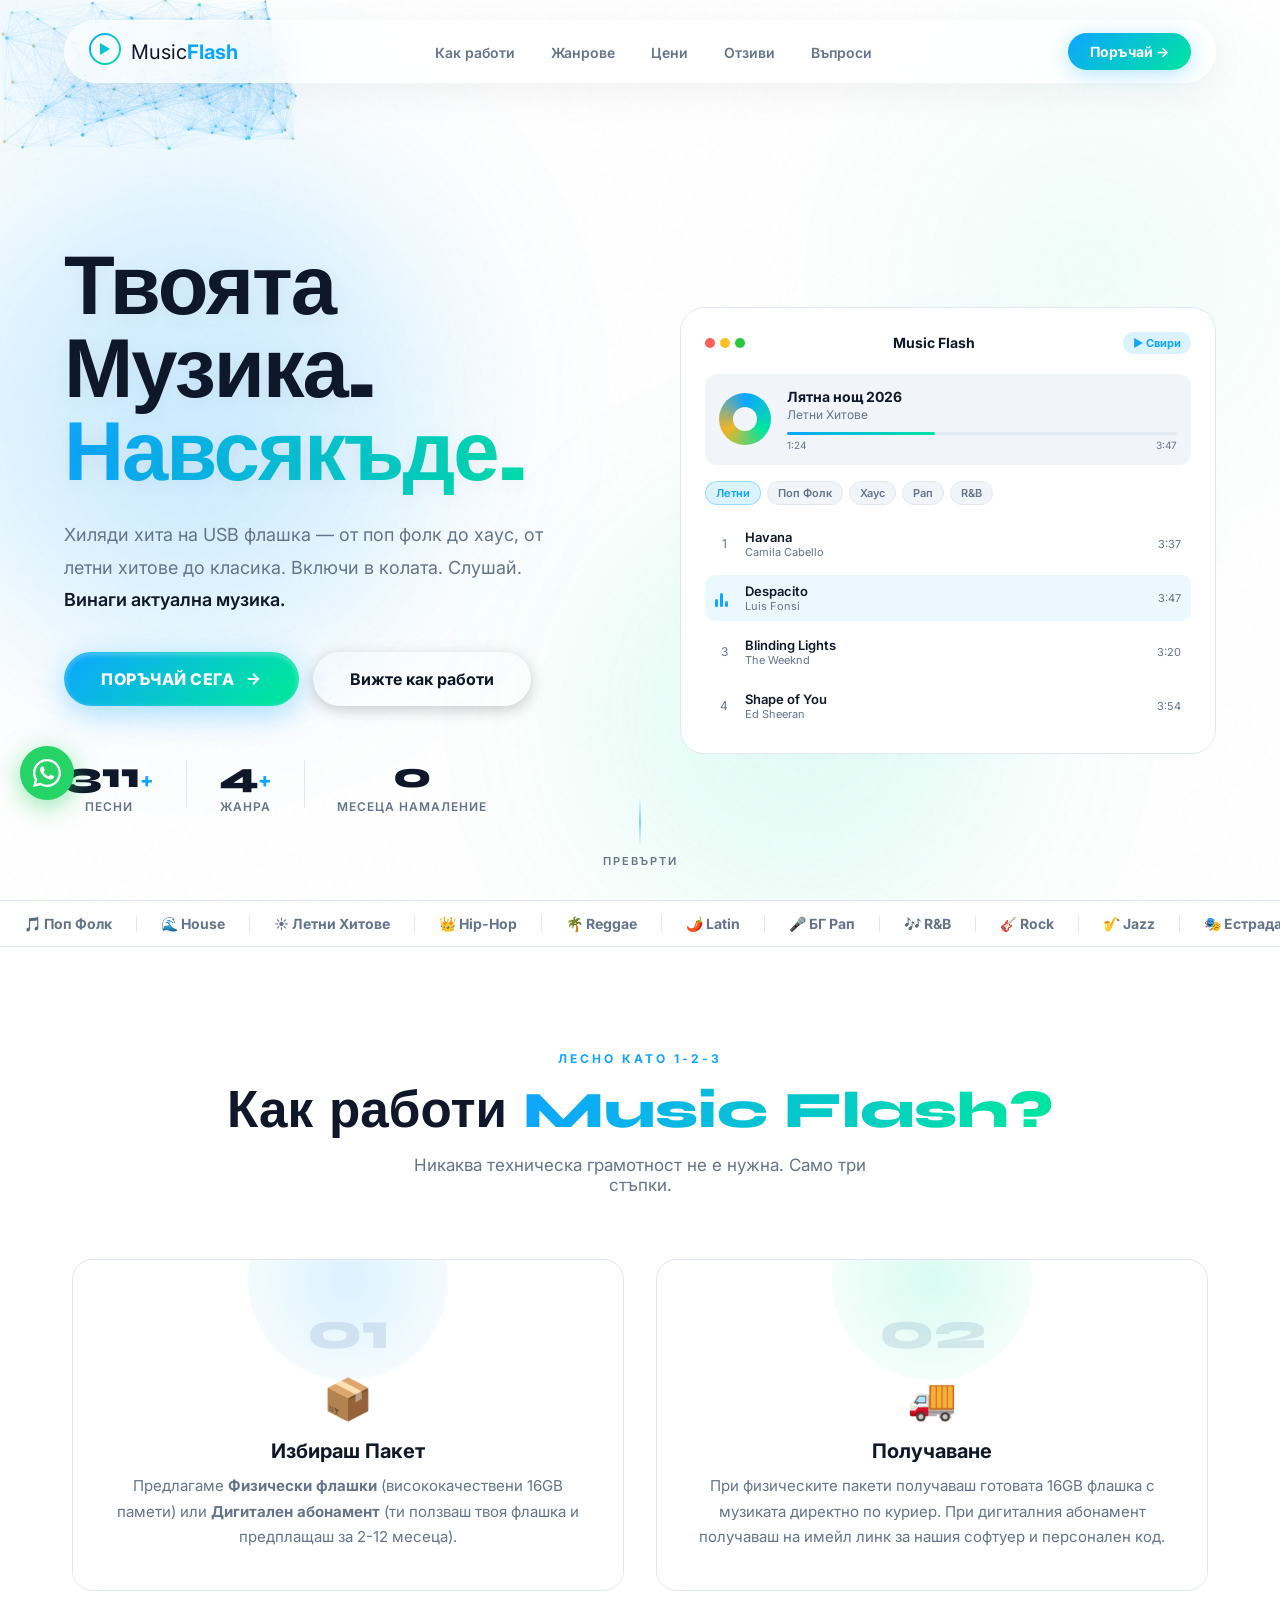
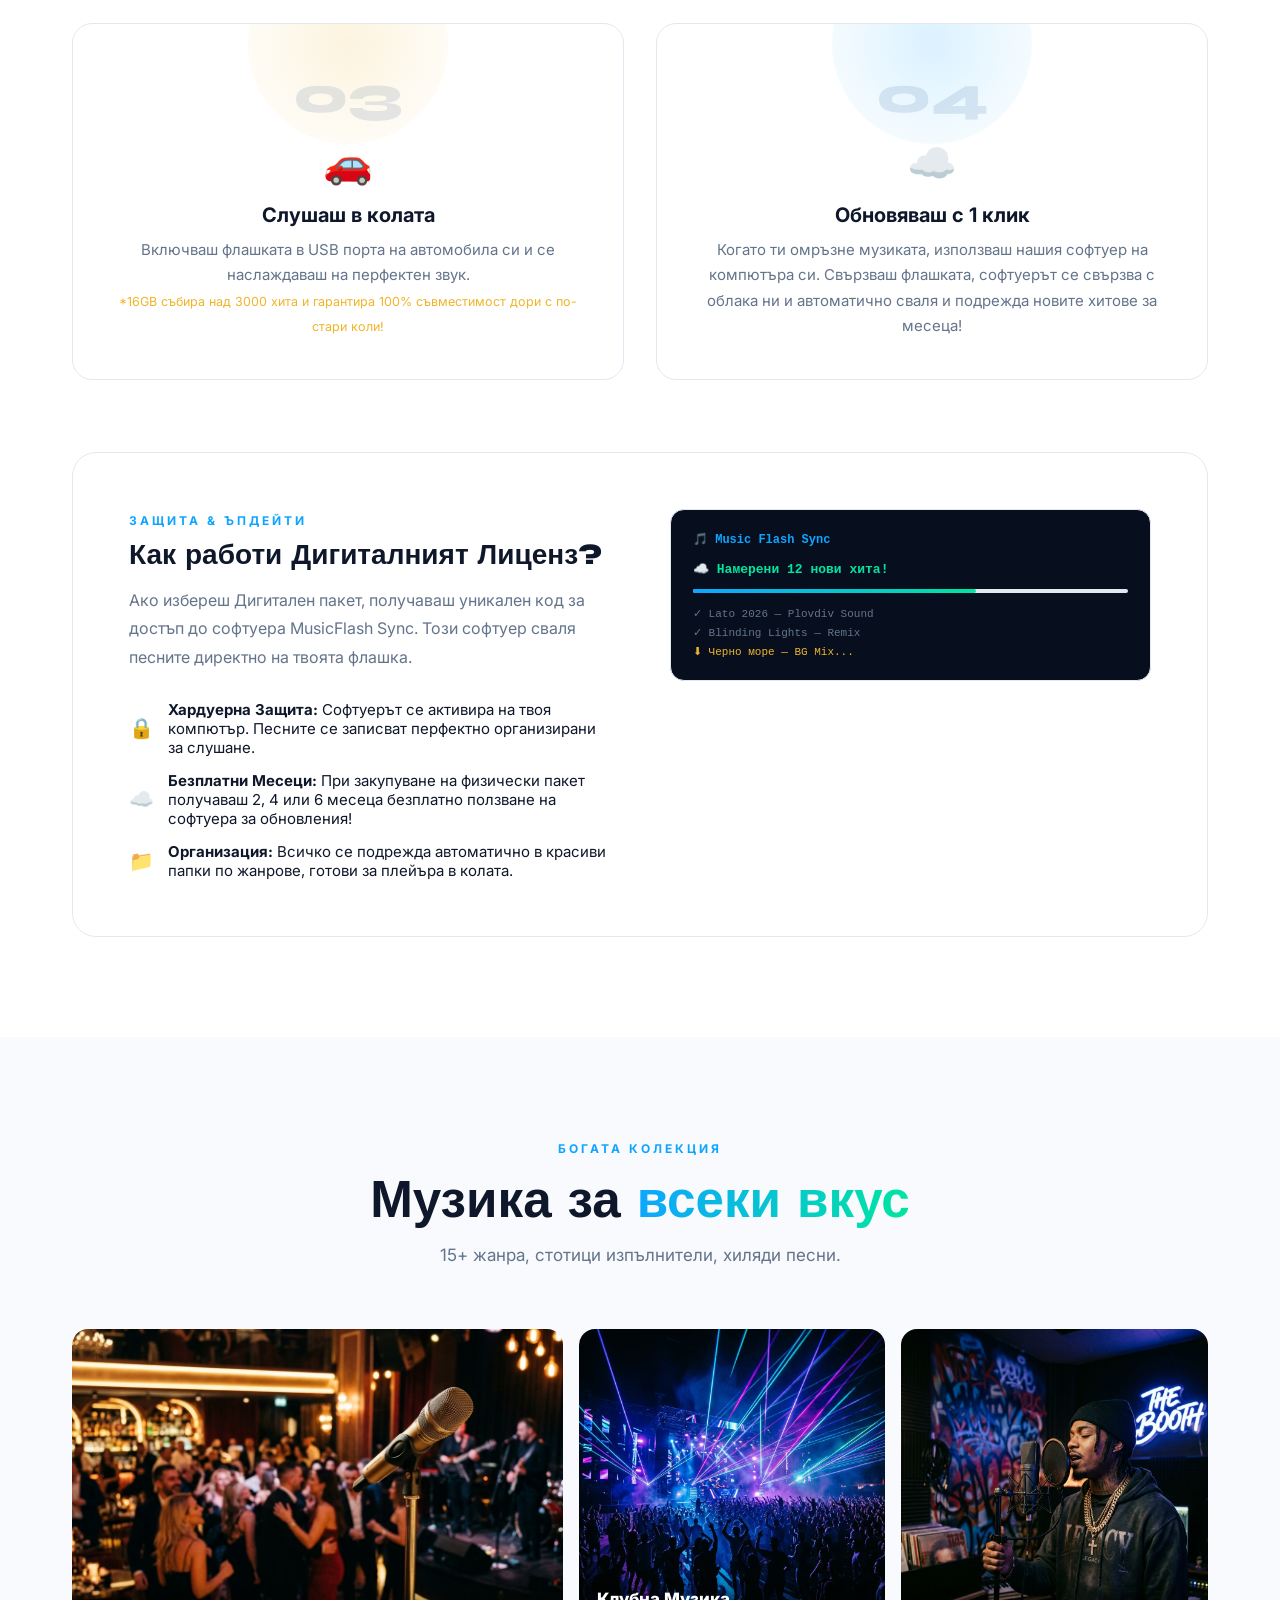
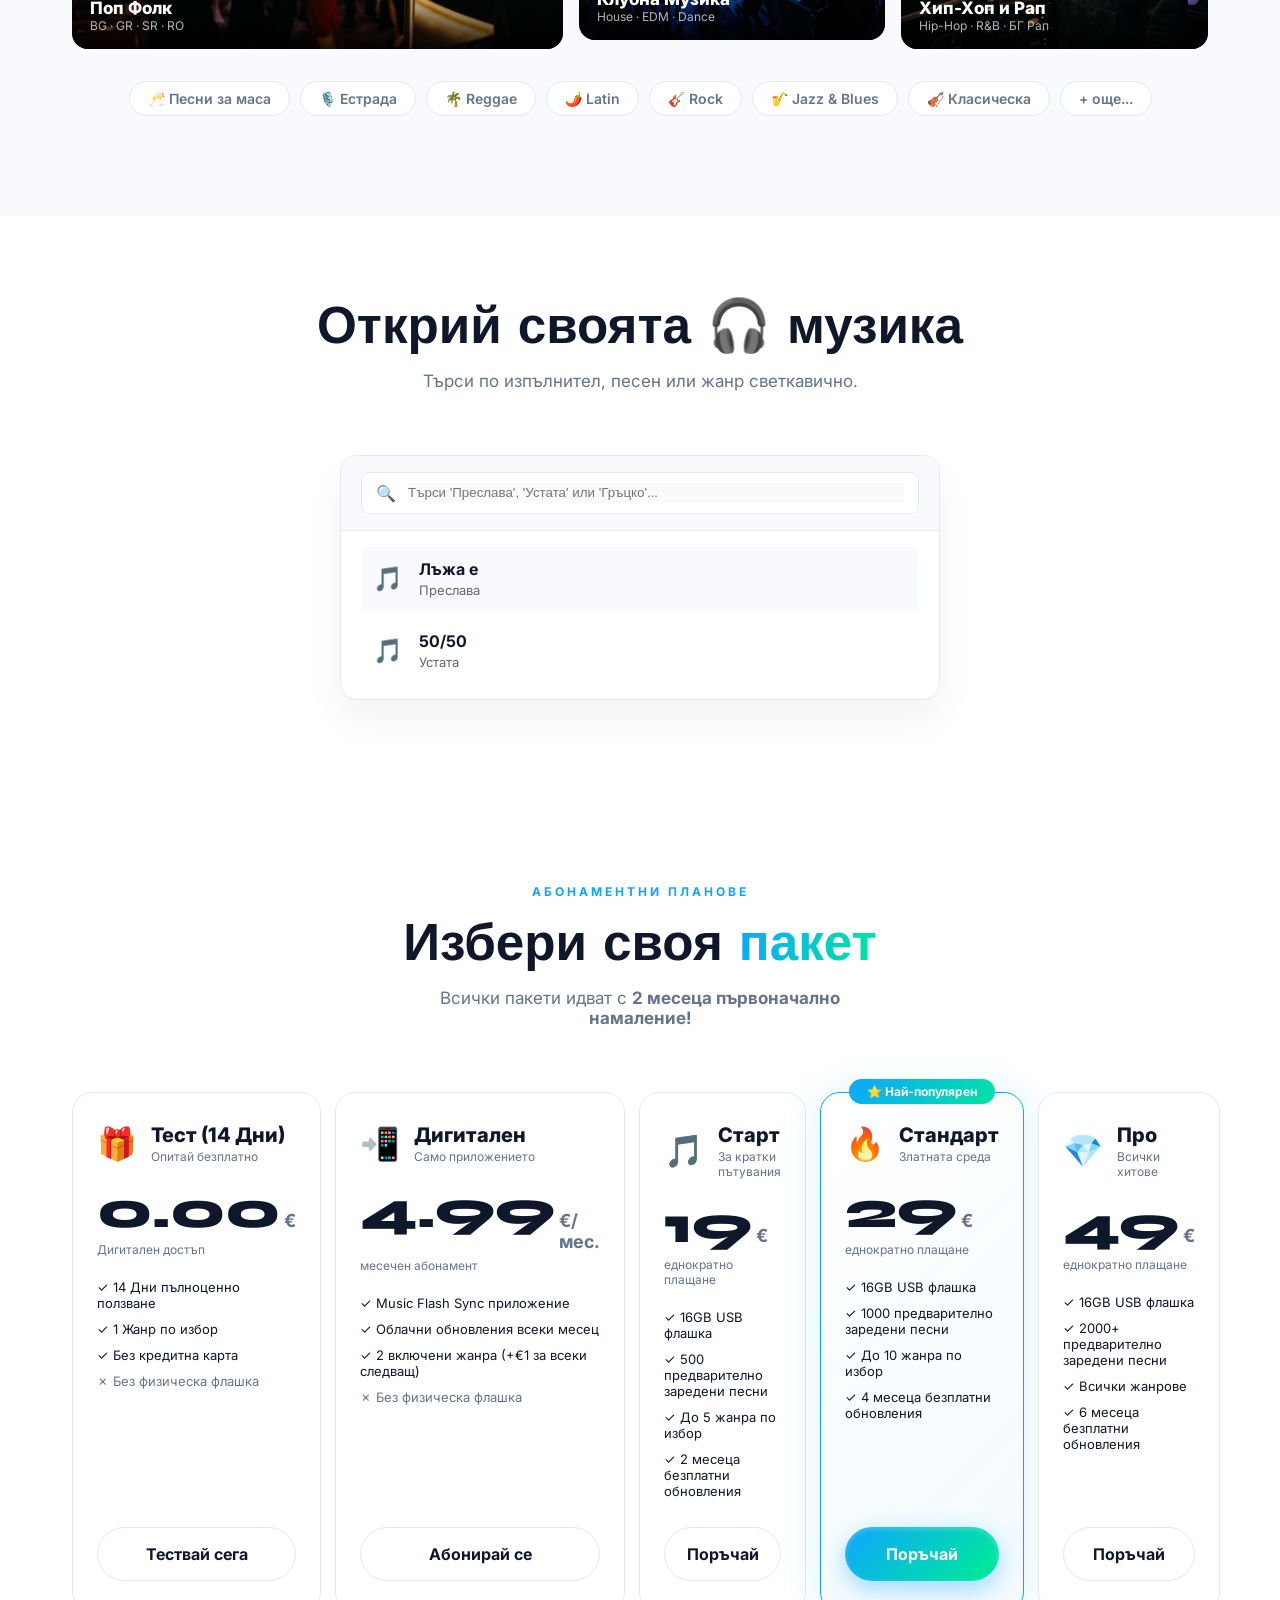
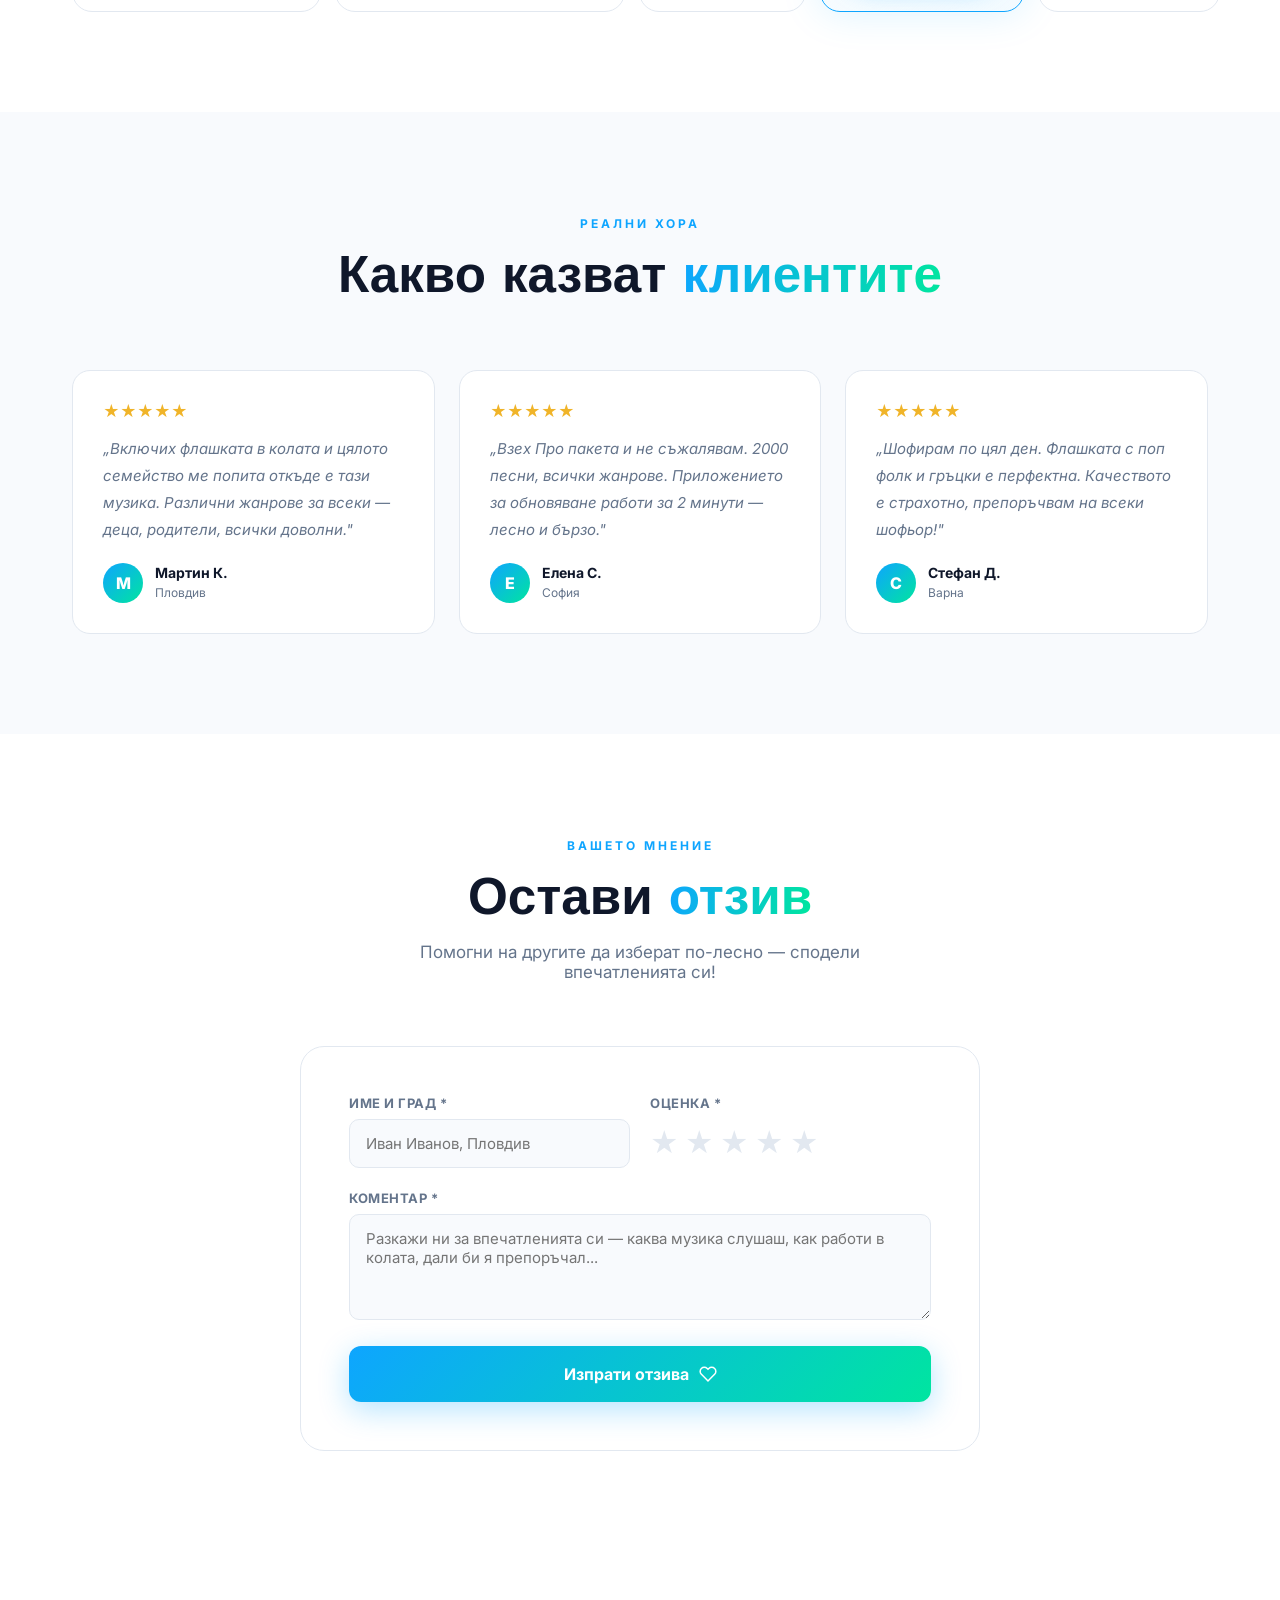
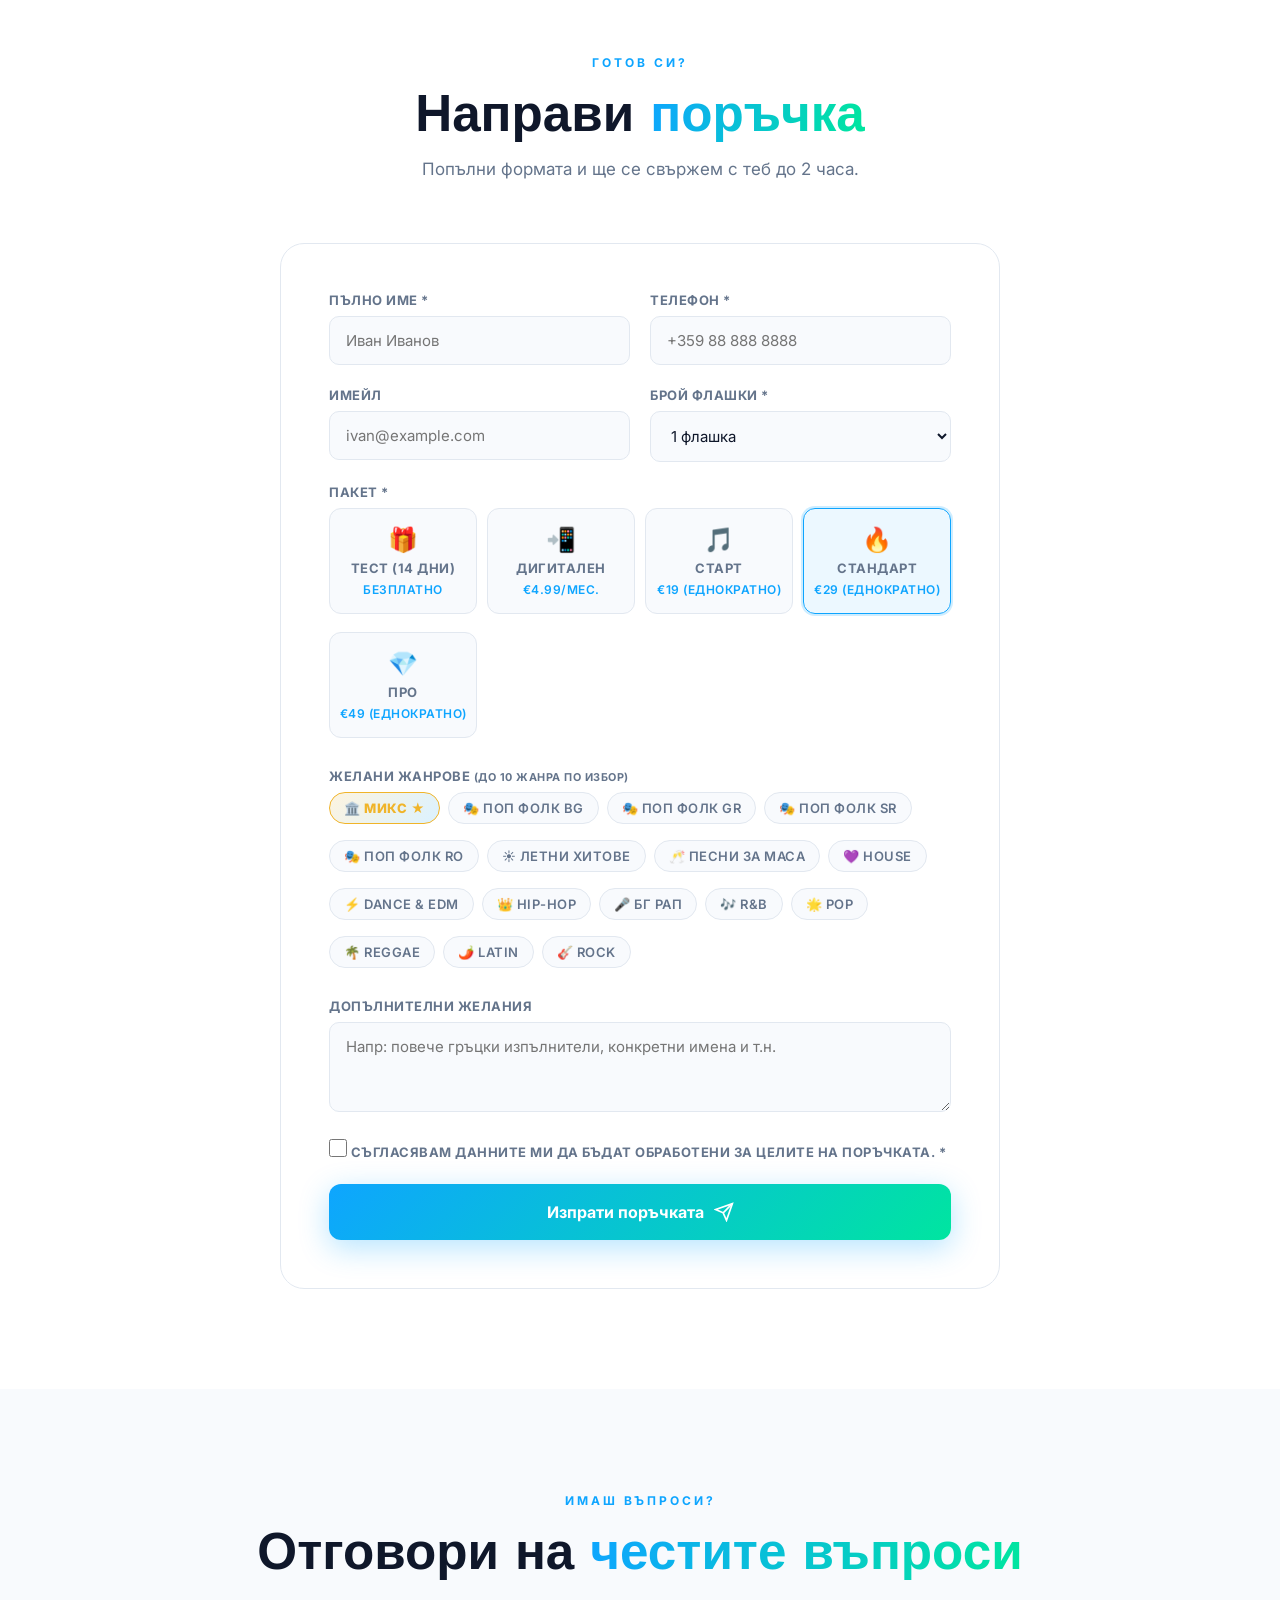
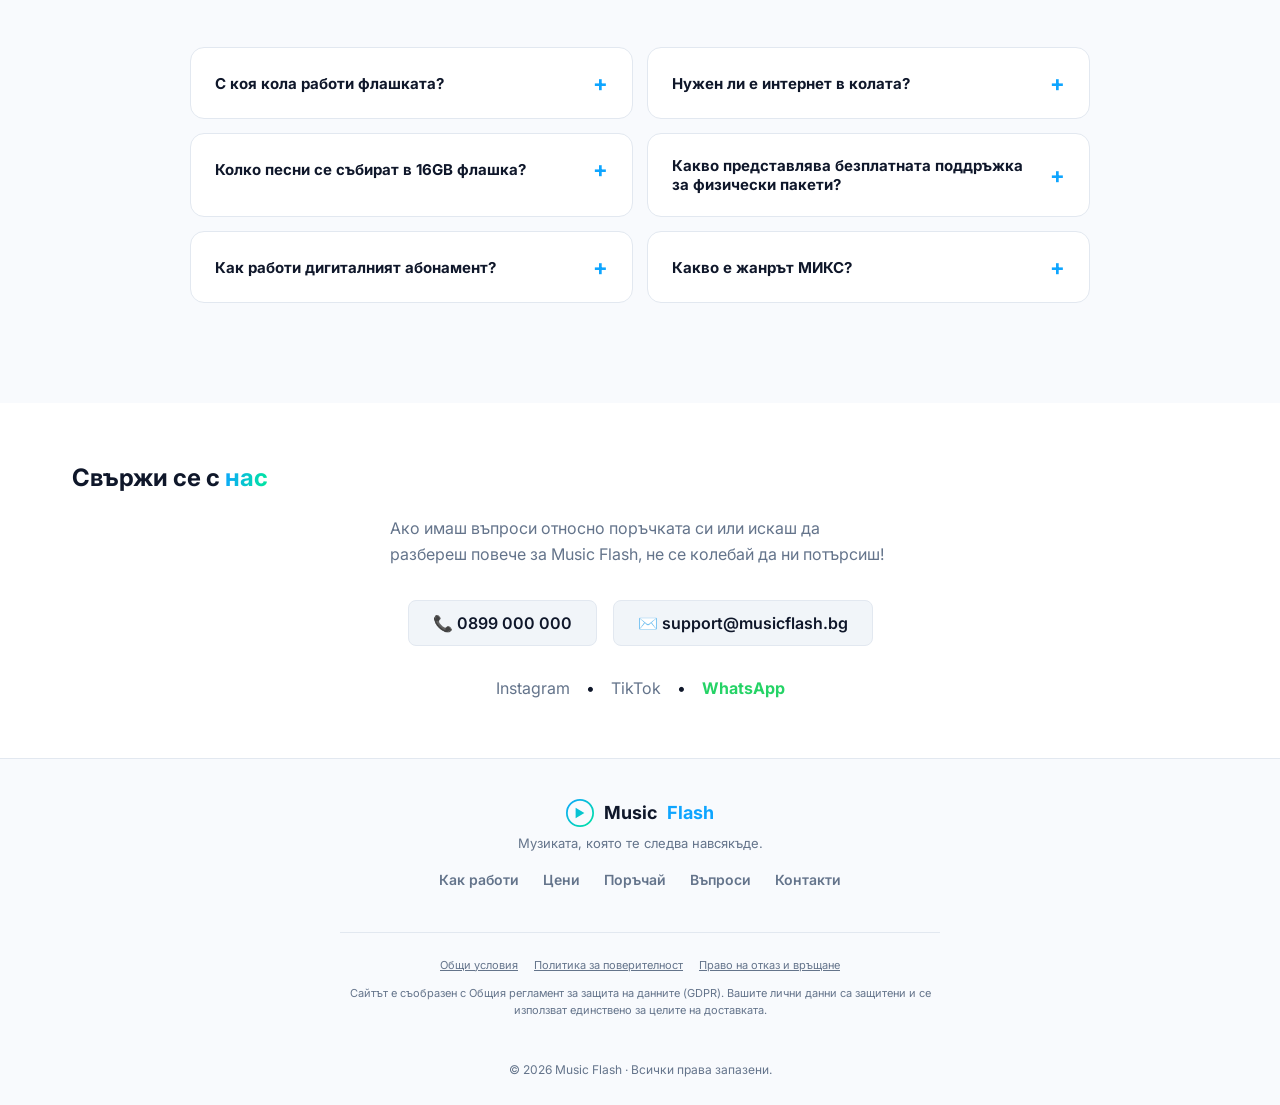
<file: index.html>
<!DOCTYPE html>
<html lang="bg">
<head>
    <meta charset="UTF-8">
    <meta name="viewport" content="width=device-width, initial-scale=1.0">
    <title>Music Flash — Музиката, която те следва</title>
    <meta name="description" content="Хиляди песни на USB флашка за колата. Без интернет, без абонамент.">
    <link rel="preconnect" href="https://fonts.googleapis.com">
    <link rel="preconnect" href="https://fonts.gstatic.com" crossorigin>
    <link href="https://fonts.googleapis.com/css2?family=Syne:wght@700;800&family=Inter:wght@400;500;600;700&display=swap" rel="stylesheet">
    <link rel="stylesheet" href="style.css">
    

</head>
<body>

<div class="bg-glow"></div>

<!-- ── CURSOR GLOW ── -->
<div class="cursor-glow" id="cursorGlow"></div>

<!-- ── NAVBAR ── -->
<nav class="navbar" id="navbar">
    <div class="nav-container">
        <a href="#" class="logo">
            <div class="logo-mark">
                <svg viewBox="0 0 32 32" fill="none"><circle cx="16" cy="16" r="15" stroke="url(#lg1)" stroke-width="2"/><path d="M11 10v12l10-6-10-6z" fill="url(#lg1)"/><defs><linearGradient id="lg1" x1="0" y1="0" x2="32" y2="32" gradientUnits="userSpaceOnUse"><stop stop-color="#0ea5ff"/><stop offset="1" stop-color="#00e5a0"/></linearGradient></defs></svg>
            </div>
            <span>Music<strong style="color:var(--accent)">Flash</strong></span>
        </a>

        <ul class="nav-links">
            <li><a href="#how-it-works" class="nav-link">Как работи</a></li>
            <li><a href="#genres" class="nav-link">Жанрове</a></li>
            <li><a href="#pricing" class="nav-link">Цени</a></li>
            <li><a href="#reviews" class="nav-link">Отзиви</a></li>
            <li><a href="#faq" class="nav-link">Въпроси</a></li>
        </ul>

        <div class="nav-actions">
            <a href="#order" class="btn-nav">Поръчай →</a>
            <button class="burger" id="burger" onclick="toggleMenu()">
                <span></span><span></span><span></span>
            </button>
        </div>
    </div>
    <!-- Mobile Menu -->
    <div class="mobile-menu" id="mobileMenu">
        <a href="#how-it-works" onclick="toggleMenu()">Как работи</a>
        <a href="#genres" onclick="toggleMenu()">Жанрове</a>
        <a href="#pricing" onclick="toggleMenu()">Цени</a>
        <a href="#reviews" onclick="toggleMenu()">Отзиви</a>
        <a href="#faq" onclick="toggleMenu()">Въпроси</a>
        <a href="#order" class="mobile-cta" onclick="toggleMenu()">Поръчай сега →</a>
    </div>
</nav>

<!-- ── HERO ── -->
<section class="hero" id="hero">
    <canvas class="hero-canvas" id="heroCanvas"></canvas>
    <div class="hero-noise"></div>

    <div class="hero-inner">
        <div class="hero-bg-glow hero-bg-glow-1"></div>
        <div class="hero-bg-glow hero-bg-glow-2"></div>
        <div class="hero-left">

            <h1 class="hero-h1">
                <span class="line-reveal">Твоята</span>
                <span class="line-reveal delay-1">Музика.</span>
                <span class="line-reveal delay-2 gradient-word">Навсякъде.</span>
            </h1>

            <p class="hero-desc">
                Хиляди хита на USB флашка — от поп фолк до хаус, от летни хитове до класика.
                Включи в колата. Слушай. <em>Винаги актуална музика.</em>
            </p>

            <div class="hero-btns">
                <a href="#order" class="btn-primary">
                    <span>Поръчай сега</span>
                    <svg viewBox="0 0 24 24" width="18" height="18" fill="none" stroke="currentColor" stroke-width="2.5"><path d="M5 12h14M12 5l7 7-7 7"/></svg>
                </a>
                <a href="#how-it-works" class="btn-outline">Вижте как работи</a>
            </div>

            <div class="hero-numbers">
                <div class="h-num">
                    <span class="h-n" data-target="1000">0</span><span class="h-u">+</span>
                    <div class="h-l">Песни</div>
                </div>
                <div class="h-sep"></div>
                <div class="h-num">
                    <span class="h-n" data-target="15">0</span><span class="h-u">+</span>
                    <div class="h-l">Жанра</div>
                </div>
                <div class="h-sep"></div>
                <div class="h-num">
                    <span class="h-n" data-target="2">0</span>
                    <div class="h-l">Месеца Намаление</div>
                </div>
            </div>
        </div>

        <div class="hero-right">
            <div class="app-card">
                <div class="app-card-inner">
                    <div class="ac-top">
                        <div class="ac-dots"><span></span><span></span><span></span></div>
                        <span class="ac-title">Music Flash</span>
                        <span class="ac-badge">▶ Свири</span>
                    </div>
                    <div class="ac-now-playing">
                        <div class="ac-vinyl">
                            <div class="vinyl-inner"></div>
                        </div>
                        <div class="ac-np-info">
                            <div class="ac-np-title" id="npTitle">Лятна нощ 2026</div>
                            <div class="ac-np-artist" id="npArtist">Летни Хитове</div>
                            <div class="ac-progress-bar"><div class="ac-progress-fill"></div></div>
                            <div class="ac-time"><span>1:24</span><span>3:47</span></div>
                        </div>
                    </div>
                    <div class="ac-genres">
                        <span class="ac-g active">Летни</span>
                        <span class="ac-g">Поп Фолк</span>
                        <span class="ac-g">Хаус</span>
                        <span class="ac-g">Рап</span>
                        <span class="ac-g">R&B</span>
                    </div>
                    <div class="ac-tracks">
                        <div class="ac-track"><div class="act-num">1</div><div class="act-info"><div class="act-t">Havana</div><div class="act-a">Camila Cabello</div></div><div class="act-d">3:37</div></div>
                        <div class="ac-track playing"><div class="act-eq"><span></span><span></span><span></span></div><div class="act-info"><div class="act-t">Despacito</div><div class="act-a">Luis Fonsi</div></div><div class="act-d">3:47</div></div>
                        <div class="ac-track"><div class="act-num">3</div><div class="act-info"><div class="act-t">Blinding Lights</div><div class="act-a">The Weeknd</div></div><div class="act-d">3:20</div></div>
                        <div class="ac-track"><div class="act-num">4</div><div class="act-info"><div class="act-t">Shape of You</div><div class="act-a">Ed Sheeran</div></div><div class="act-d">3:54</div></div>
                    </div>
                </div>
                <div class="app-card-glow"></div>
            </div>
        </div>
    </div>

    <div class="hero-scroll"><div class="scroll-line"></div><span>Превърти</span></div>
</section>

<!-- ── MARQUEE STRIP ── -->
<div class="marquee-strip">
    <div class="marquee-track">
        <span>🎵 Поп Фолк</span><span>🌊 House</span><span>☀️ Летни Хитове</span><span>👑 Hip-Hop</span><span>🌴 Reggae</span><span>🌶️ Latin</span><span>🎤 БГ Рап</span><span>🎶 R&amp;B</span><span>🎸 Rock</span><span>🎷 Jazz</span><span>🎭 Естрада</span><span>🥂 Маса</span>
        <span>🎵 Поп Фолк</span><span>🌊 House</span><span>☀️ Летни Хитове</span><span>👑 Hip-Hop</span><span>🌴 Reggae</span><span>🌶️ Latin</span><span>🎤 БГ Рап</span><span>🎶 R&amp;B</span><span>🎸 Rock</span><span>🎷 Jazz</span><span>🎭 Естрада</span><span>🥂 Маса</span>
    </div>
</div>

<!-- ── HOW IT WORKS ── -->
<section class="section" id="how-it-works">
    <div class="container">
        <div class="section-header">
            <div class="s-label">Лесно като 1-2-3</div>
            <h2>Как работи <span class="gradient-word">Music Flash?</span></h2>
            <p>Никаква техническа грамотност не е нужна. Само три стъпки.</p>
        </div>

        <div class="steps-grid">
            <div class="step reveal">
                <div class="step-glow step-glow-1"></div>
                <div class="step-number">01</div>
                <div class="step-emoji">📦</div>
                <h3>Избираш Пакет</h3>
                <p>Предлагаме <strong>Физически флашки</strong> (висококачествени 16GB памети) или <strong>Дигитален абонамент</strong> (ти ползваш твоя флашка и предплащаш за 2-12 месеца).</p>
            </div>
            
            <div class="step reveal">
                <div class="step-glow step-glow-2"></div>
                <div class="step-number">02</div>
                <div class="step-emoji">🚚</div>
                <h3>Получаване</h3>
                <p>При физическите пакети получаваш готовата 16GB флашка с музиката директно по куриер. При дигиталния абонамент получаваш на имейл линк за нашия софтуер и персонален код.</p>
            </div>
            
            <div class="step reveal">
                <div class="step-glow step-glow-3"></div>
                <div class="step-number">03</div>
                <div class="step-emoji">🚗</div>
                <h3>Слушаш в колата</h3>
                <p>Включваш флашката в USB порта на автомобила си и се наслаждаваш на перфектен звук. <br><small style="color: #f0b429;">*16GB събира над 3000 хита и гарантира 100% съвместимост дори с по-стари коли!</small></p>
            </div>

            <div class="step reveal">
                <div class="step-glow step-glow-1"></div>
                <div class="step-number">04</div>
                <div class="step-emoji">☁️</div>
                <h3>Обновяваш с 1 клик</h3>
                <p>Когато ти омръзне музиката, използваш нашия софтуер на компютъра си. Свързваш флашката, софтуерът се свързва с облака ни и автоматично сваля и подрежда новите хитове за месеца!</p>
            </div>
        </div>

        <div class="update-box reveal">
            <div class="ub-left">
                <div class="s-label">Защита & Ъпдейти</div>
                <h3>Как работи Дигиталният Лиценз?</h3>
                <p>Ако избереш Дигитален пакет, получаваш уникален код за достъп до софтуера MusicFlash Sync. Този софтуер сваля песните директно на твоята флашка.</p>
                <div class="ub-steps">
                    <div class="ubs"><div class="ubs-icon">🔒</div><span><strong>Хардуерна Защита:</strong> Софтуерът се активира на твоя компютър. Песните се записват перфектно организирани за слушане.</span></div>
                    <div class="ubs"><div class="ubs-icon">☁️</div><span><strong>Безплатни Месеци:</strong> При закупуване на физически пакет получаваш 2, 4 или 6 месеца безплатно ползване на софтуера за обновления!</span></div>
                    <div class="ubs"><div class="ubs-icon">📁</div><span><strong>Организация:</strong> Всичко се подрежда автоматично в красиви папки по жанрове, готови за плейъра в колата.</span></div>
                </div>
            </div>
            <div class="ub-right">
                <div class="sync-visual">
                    <div class="sv-screen">
                        <div class="sv-top">🎵 Music Flash Sync</div>
                        <div class="sv-status">☁️ Намерени 12 нови хита!</div>
                        <div class="sv-bar"><div class="sv-fill"></div></div>
                        <div class="sv-tracks">
                            <div class="svt">✓ Lato 2026 — Plovdiv Sound</div>
                            <div class="svt">✓ Blinding Lights — Remix</div>
                            <div class="svt syncing">⬇ Черно море — BG Mix...</div>
                        </div>
                    </div>
                </div>
            </div>
        </div>
    </div>
</section>

<!-- ── GENRES ── -->
<section class="section section-dark" id="genres">
    <div class="container">
        <div class="section-header">
            <div class="s-label">Богата колекция</div>
            <h2>Музика за <span class="gradient-word">всеки вкус</span></h2>
            <p>15+ жанра, стотици изпълнители, хиляди песни.</p>
        </div>
        <div class="genre-mosaic">
            <div class="gm-card gm-large reveal">
                <img src="assets/genre_balkan_new.png" alt="Поп Фолк">
                <div class="gm-overlay"><h4>Поп Фолк</h4><p>BG · GR · SR · RO</p></div>
            </div>
            <div class="gm-col">
                <div class="gm-card reveal">
                    <img src="assets/genre_club_new.png" alt="Клубна">
                    <div class="gm-overlay"><h4>Клубна Музика</h4><p>House · EDM · Dance</p></div>
                </div>
            </div>
            <div class="gm-card reveal">
                <img src="assets/genre_hiphop_new.png" alt="Хип-Хоп">
                <div class="gm-overlay"><h4>Хип-Хоп и Рап</h4><p>Hip-Hop · R&amp;B · БГ Рап</p></div>
            </div>
        </div>
        <div class="genre-pills-row">
            <div class="gpr">🥂 Песни за маса</div><div class="gpr">🎙️ Естрада</div>
            <div class="gpr">🌴 Reggae</div><div class="gpr">🌶️ Latin</div>
            <div class="gpr">🎸 Rock</div><div class="gpr">🎷 Jazz & Blues</div>
            <div class="gpr">🎻 Класическа</div><div class="gpr">+ още...</div>
        </div>
    </div>
</section>

<!-- ── SEARCH / APP PREVIEW ── -->
<section class="section" style="padding: 80px 0;">
    <div class="container">
        <div class="section-header" style="text-align:center;">
            <h2>Открий своята 🎧 музика</h2>
            <p>Търси по изпълнител, песен или жанр светкавично.</p>
        </div>
        <div class="search-ui" style="max-width: 600px; margin: 0 auto; background: #fff; border: 1px solid #eaeaea; border-radius: 16px; box-shadow: 0 20px 40px rgba(0,0,0,0.05); overflow: hidden;">
            <div class="sui-top" style="padding: 16px 20px; border-bottom: 1px solid #eaeaea; background: #f8fafd;">
                <div class="sui-bar" style="display: flex; gap: 12px; background: #fff; border: 1px solid #eaeaea; border-radius: 8px; padding: 10px 14px;">
                    <span class="sui-icon">🔍</span>
                    <input type="text" placeholder="Търси 'Преслава', 'Устата' или 'Гръцко'..." disabled style="border:none; width:100%;">
                </div>
            </div>
            <div class="sui-body" style="padding: 16px 20px; display: flex; flex-direction: column; gap: 8px;">
                <div class="sui-track" style="display:flex; gap:16px; padding:12px; border-radius:8px; align-items:center; background:#f8fafd;"><div style="font-size:24px;">🎵</div><div style="flex:1;"><strong>Лъжа е</strong><br><span style="font-size:13px; color:#666;">Преслава</span></div></div>
                <div class="sui-track" style="display:flex; gap:16px; padding:12px; border-radius:8px; align-items:center;"><div style="font-size:24px;">🎵</div><div style="flex:1;"><strong>50/50</strong><br><span style="font-size:13px; color:#666;">Устата</span></div></div>
            </div>
        </div>
    </div>
</section>

<!-- ── PRICING ── -->
<section class="section" id="pricing">
    <div class="container">
        <div class="section-header">
            <div class="s-label">Абонаментни планове</div>
            <h2>Избери своя <span class="gradient-word">пакет</span></h2>
            <p>Всички пакети идват с <strong>2 месеца първоначално намаление!</strong></p>
        </div>
        <div class="pricing-row">

            <div class="price-card reveal">
                <div class="pc-head">
                    <div class="pc-icon">🎁</div>
                    <div><h3>Тест (14 Дни)</h3><p>Опитай безплатно</p></div>
                </div>
                <div class="pc-price"><span class="pc-amount">0.00</span><span class="pc-cur">€</span></div>
                <div class="pc-note">Дигитален достъп</div>
                <ul class="pc-list">
                    <li>✓ 14 Дни пълноценно ползване</li>
                    <li>✓ 1 Жанр по избор</li>
                    <li>✓ Без кредитна карта</li>
                    <li class="dim">✗ Без физическа флашка</li>
                </ul>
                <a href="#order" class="pc-btn pc-btn-outline" data-pkg="free">Тествай сега</a>
            </div>

            <div class="price-card reveal">
                <div class="pc-head">
                    <div class="pc-icon">📲</div>
                    <div><h3>Дигитален</h3><p>Само приложението</p></div>
                </div>
                <div class="pc-price"><span class="pc-amount">4.99</span><span class="pc-cur">€/мес.</span></div>
                <div class="pc-note">месечен абонамент</div>
                <ul class="pc-list">
                    <li>✓ Music Flash Sync приложение</li>
                    <li>✓ Облачни обновления всеки месец</li>
                    <li>✓ 2 включени жанра (+€1 за всеки следващ)</li>
                    <li class="dim">✗ Без физическа флашка</li>
                </ul>
                <a href="#order" class="pc-btn pc-btn-outline" data-pkg="digital">Абонирай се</a>
            </div>

            <div class="price-card reveal">
                <div class="pc-head">
                    <div class="pc-icon">🎵</div>
                    <div><h3>Старт</h3><p>За кратки пътувания</p></div>
                </div>
                <div class="pc-price"><span class="pc-amount">19</span><span class="pc-cur">€</span></div>
                <div class="pc-note">еднократно плащане</div>
                <ul class="pc-list">
                    <li>✓ 16GB USB флашка</li>
                    <li>✓ 500 предварително заредени песни</li>
                    <li>✓ До 5 жанра по избор</li>
                    <li>✓ 2 месеца безплатни обновления</li>
                </ul>
                <a href="#order" class="pc-btn pc-btn-outline" data-pkg="start">Поръчай</a>
            </div>

            <div class="price-card popular reveal">
                <div class="pc-popular-tag">⭐ Най-популярен</div>
                <div class="pc-head">
                    <div class="pc-icon">🔥</div>
                    <div><h3>Стандарт</h3><p>Златната среда</p></div>
                </div>
                <div class="pc-price"><span class="pc-amount">29</span><span class="pc-cur">€</span></div>
                <div class="pc-note">еднократно плащане</div>
                <ul class="pc-list">
                    <li>✓ 16GB USB флашка</li>
                    <li>✓ 1000 предварително заредени песни</li>
                    <li>✓ До 10 жанра по избор</li>
                    <li>✓ 4 месеца безплатни обновления</li>
                </ul>
                <a href="#order" class="pc-btn pc-btn-fill" data-pkg="standard">Поръчай</a>
            </div>

            <div class="price-card reveal">
                <div class="pc-head">
                    <div class="pc-icon">💎</div>
                    <div><h3>Про</h3><p>Всички хитове</p></div>
                </div>
                <div class="pc-price"><span class="pc-amount">49</span><span class="pc-cur">€</span></div>
                <div class="pc-note">еднократно плащане</div>
                <ul class="pc-list">
                    <li>✓ 16GB USB флашка</li>
                    <li>✓ 2000+ предварително заредени песни</li>
                    <li>✓ Всички жанрове</li>
                    <li>✓ 6 месеца безплатни обновления</li>
                </ul>
                <a href="#order" class="pc-btn pc-btn-outline" data-pkg="pro">Поръчай</a>
            </div>

        </div>
    </div>
</section>

<!-- ── REVIEWS ── -->
<section class="section section-dark" id="reviews">
    <div class="container">
        <div class="section-header">
            <div class="s-label">Реални хора</div>
            <h2>Какво казват <span class="gradient-word">клиентите</span></h2>
        </div>
        <div class="reviews-row">
            <div class="review reveal">
                <div class="rv-stars">★★★★★</div>
                <p>„Включих флашката в колата и цялото семейство ме попита откъде е тази музика. Различни жанрове за всеки — деца, родители, всички доволни."</p>
                <div class="rv-author"><div class="rv-av">М</div><div><strong>Мартин К.</strong><span>Пловдив</span></div></div>
            </div>
            <div class="review reveal">
                <div class="rv-stars">★★★★★</div>
                <p>„Взех Про пакета и не съжалявам. 2000 песни, всички жанрове. Приложението за обновяване работи за 2 минути — лесно и бързо."</p>
                <div class="rv-author"><div class="rv-av">Е</div><div><strong>Елена С.</strong><span>София</span></div></div>
            </div>
            <div class="review reveal">
                <div class="rv-stars">★★★★★</div>
                <p>„Шофирам по цял ден. Флашката с поп фолк и гръцки е перфектна. Качеството е страхотно, препоръчвам на всеки шофьор!"</p>
                <div class="rv-author"><div class="rv-av">С</div><div><strong>Стефан Д.</strong><span>Варна</span></div></div>
            </div>
        </div>
    </div>
</section>

<!-- ── REVIEW FORM ── -->
<section class="section" id="write-review">
    <div class="container">
        <div class="section-header">
            <div class="s-label">Вашето мнение</div>
            <h2>Остави <span class="gradient-word">отзив</span></h2>
            <p>Помогни на другите да изберат по-лесно — сподели впечатленията си!</p>
        </div>
        <div class="review-form-shell">
            <form id="reviewForm" class="order-form">
                <div class="form-row">
                    <div class="form-group">
                        <label>Име и Град *</label>
                        <input type="text" id="rv-name" placeholder="Иван Иванов, Пловдив" required>
                    </div>
                    <div class="form-group">
                        <label>Оценка *</label>
                        <div class="star-picker" id="starPicker">
                            <span class="star" data-v="1">★</span>
                            <span class="star" data-v="2">★</span>
                            <span class="star" data-v="3">★</span>
                            <span class="star" data-v="4">★</span>
                            <span class="star" data-v="5">★</span>
                        </div>
                        <input type="hidden" id="rv-rating" value="">
                    </div>
                </div>
                <div class="form-group">
                    <label>Коментар *</label>
                    <textarea id="rv-comment" rows="4" placeholder="Разкажи ни за впечатленията си — каква музика слушаш, как работи в колата, дали би я препоръчал..." required></textarea>
                </div>
                <button type="submit" class="submit-btn" id="rvSubmitBtn">
                    <span>Изпрати отзива</span>
                    <svg viewBox="0 0 24 24" width="18" height="18" fill="none" stroke="currentColor" stroke-width="2"><path d="M20.84 4.61a5.5 5.5 0 0 0-7.78 0L12 5.67l-1.06-1.06a5.5 5.5 0 0 0-7.78 7.78l1.06 1.06L12 21.23l7.78-7.78 1.06-1.06a5.5 5.5 0 0 0 0-7.78z"/></svg>
                </button>
                <div id="rv-success" class="f-success" style="display:none">❤️ <strong>Благодарим!</strong> Отзивът ти ще появи след одобрение.</div>
                <div id="rv-error" class="f-error" style="display:none">⚠️ Моля, попълни всички полета и избери оценка.</div>
            </form>
        </div>
    </div>
</section>


<section class="section" id="order">
    <div class="container">
        <div class="section-header">
            <div class="s-label">Готов си?</div>
            <h2>Направи <span class="gradient-word">поръчка</span></h2>
            <p>Попълни формата и ще се свържем с теб до 2 часа.</p>
        </div>
        <div class="order-shell">
            <form id="orderForm" class="order-form">
                <div class="form-row">
                    <div class="form-group">
                        <label>Пълно Име *</label>
                        <input type="text" id="name" placeholder="Иван Иванов" required>
                    </div>
                    <div class="form-group">
                        <label>Телефон *</label>
                        <input type="tel" id="phone" placeholder="+359 88 888 8888" required>
                    </div>
                </div>
                <div class="form-row">
                    <div class="form-group">
                        <label>Имейл</label>
                        <input type="email" id="email" placeholder="ivan@example.com">
                    </div>
                    <div class="form-group" id="qty-group">
                        <label>Брой флашки *</label>
                        <select id="quantity">
                            <option value="1">1 флашка</option>
                            <option value="2">2 флашки</option>
                            <option value="3">3 флашки</option>
                            <option value="5">5 флашки</option>
                            <option value="10+">10+ флашки (бизнес)</option>
                        </select>
                    </div>
                </div>
                <div class="form-group" id="address-group" style="display:none;">
                    <label>🚚 Доставка до офис *</label>
                    <div class="courier-selector">
                        <div class="courier-tabs">
                            <button type="button" class="ctab active" id="ctab-econt" onclick="selectCourier('econt')">
                                📦 Еконт <span class="ctab-badge" id="econt-count"></span>
                            </button>
                            <button type="button" class="ctab" id="ctab-speedy" onclick="selectCourier('speedy')">
                                ⚡ Спиди <span class="ctab-badge" id="speedy-count"></span>
                            </button>
                        </div>
                        <div class="courier-dropdowns">
                            <div class="courier-drop-wrap">
                                <span class="courier-drop-label">🏙️ Населено място</span>
                                <select id="deliveryCity" onchange="updateOffices()">
                                    <option value="">— Избери —</option>
                                </select>
                            </div>
                            <div class="courier-drop-wrap">
                                <span class="courier-drop-label">📍 Офис</span>
                                <select id="deliveryOffice" disabled>
                                    <option value="">— Първо избери град —</option>
                                </select>
                            </div>
                        </div>
                    </div>
                </div>
                <div class="form-group">
                    <label>Пакет *</label>
                    <div class="pkg-picker" id="pkgPicker">
                        <label class="pkg-opt">
                            <input type="radio" name="package" value="free" data-base="0">
                            <span class="pkg-face"><span class="pkg-emoji">🎁</span><span class="pkg-name">Тест (14 Дни)</span><span class="pkg-price">Безплатно</span></span>
                        </label>
                        <label class="pkg-opt">
                            <input type="radio" name="package" value="digital" data-base="4.99">
                            <span class="pkg-face"><span class="pkg-emoji">📲</span><span class="pkg-name">Дигитален</span><span class="pkg-price">€4.99/мес.</span></span>
                        </label>
                        <label class="pkg-opt">
                            <input type="radio" name="package" value="start" data-base="19">
                            <span class="pkg-face"><span class="pkg-emoji">🎵</span><span class="pkg-name">Старт</span><span class="pkg-price">€19 (еднократно)</span></span>
                        </label>
                        <label class="pkg-opt selected">
                            <input type="radio" name="package" value="standard" checked data-base="29">
                            <span class="pkg-face"><span class="pkg-emoji">🔥</span><span class="pkg-name">Стандарт</span><span class="pkg-price">€29 (еднократно)</span></span>
                        </label>
                        <label class="pkg-opt">
                            <input type="radio" name="package" value="pro" data-base="49">
                            <span class="pkg-face"><span class="pkg-emoji">💎</span><span class="pkg-name">Про</span><span class="pkg-price">€49 (еднократно)</span></span>
                        </label>
                    </div>
                </div>

                <!-- DURATION SELECTOR (For Digital only) -->
                <div class="form-group" id="duration-group" style="display:none; background: rgba(14,165,255,0.05); padding: 15px; border-radius: 8px; border: 1px solid rgba(14,165,255,0.15);">
                    <label style="color: var(--accent); margin-bottom: 8px;">Абонаментен период <small>(първият месец е безплатен!)</small></label>
                    <select id="subDuration" class="form-select" style="width: 100%; padding: 12px; background: rgba(0,0,0,0.5); color: #fff; border: 1px solid var(--border); border-radius: 8px;">
                        <option value="2">2 месеца (Плащаш 1) — €4.99</option>
                        <option value="3">3 месеца (Плащаш 2) — €9.98</option>
                        <option value="4">4 месеца (Плащаш 3) — €14.97</option>
                        <option value="6">6 месеца (Плащаш 5) — €24.95</option>
                        <option value="12">12 месеца (Плащаш 11) — €54.89</option>
                    </select>
                </div>
                <div class="form-group">
                    <label>Желани жанрове <small id="genreLabelNote">(2 включени безплатно, всеки следващ е +€1)</small></label>
                    <div class="genre-pick" id="genrePick">
                        <label class="gp gp-featured"><input type="checkbox" value="МИКС"><span>🏛️ МИКС ★</span></label>
                        <label class="gp"><input type="checkbox" value="Поп Фолк (BG)"><span>🎭 Поп Фолк BG</span></label>
                        <label class="gp"><input type="checkbox" value="Поп Фолк (GR)"><span>🎭 Поп Фолк GR</span></label>
                        <label class="gp"><input type="checkbox" value="Поп Фолк (SR)"><span>🎭 Поп Фолк SR</span></label>
                        <label class="gp"><input type="checkbox" value="Поп Фолк (RO)"><span>🎭 Поп Фолк RO</span></label>
                        <label class="gp"><input type="checkbox" value="Летни Хитове"><span>☀️ Летни Хитове</span></label>
                        <label class="gp"><input type="checkbox" value="Песни за Маса"><span>🥂 Песни за Маса</span></label>
                        <label class="gp"><input type="checkbox" value="House"><span>💜 House</span></label>
                        <label class="gp"><input type="checkbox" value="Dance &amp; EDM"><span>⚡ Dance &amp; EDM</span></label>
                        <label class="gp"><input type="checkbox" value="Hip-Hop"><span>👑 Hip-Hop</span></label>
                        <label class="gp"><input type="checkbox" value="БГ Рап"><span>🎤 БГ Рап</span></label>
                        <label class="gp"><input type="checkbox" value="R&amp;B"><span>🎶 R&amp;B</span></label>
                        <label class="gp"><input type="checkbox" value="Pop"><span>🌟 Pop</span></label>
                        <label class="gp"><input type="checkbox" value="Reggae"><span>🌴 Reggae</span></label>
                        <label class="gp"><input type="checkbox" value="Latin"><span>🌶️ Latin</span></label>
                        <label class="gp"><input type="checkbox" value="Rock"><span>🎸 Rock</span></label>
                    </div>
                </div>
                <div class="form-group">
                    <label>Допълнителни желания</label>
                    <textarea id="notes" rows="3" placeholder="Напр: повече гръцки изпълнители, конкретни имена и т.н."></textarea>
                </div>
                <div class="form-group gdpr-note">
                    <label class="gdpr-label">
                        <input type="checkbox" id="gdprCheck" required>
                        <span>Съгласявам данните ми да бъдат обработени за целите на поръчката. *</span>
                    </label>
                </div>
                
                <div class="order-total-box">
                    <div class="otb-label">Обща сума за плащане:</div>
                    <div class="otb-price" id="totalPriceDisplay">€29.00</div>
                    <div class="otb-breakdown" id="totalPriceBreakdown">Пакет: €29.00 + Жанрове: €0.00</div>
                </div>

                <div id="revolut-block" class="revolut-payment" style="display:none; background: rgba(30,30,40,0.5); padding: 1rem; border-radius: 8px; margin-bottom: 1rem; border: 1px solid rgba(255,255,255,0.1);">
                    <h4 style="margin: 0 0 0.5rem 0; color: #fff;">Плащане чрез Revolut</h4>
                    <p style="margin: 0 0 1rem 0; font-size: 0.9rem; color: #ccc;">Тъй като избрахте Дигитален пакет (без куриер), моля извършете плащането чрез Revolut, за да ви изпратим софтуера на имейл.</p>
                    <a href="https://revolut.me/yourusername" target="_blank" style="display: inline-block; background: #0075eb; color: #fff; padding: 8px 16px; border-radius: 6px; text-decoration: none; font-weight: 600; font-size: 14px;">Плати в Revolut</a>
                </div>

                <button type="submit" class="submit-btn" id="submitBtn">
                    <span>Изпрати поръчката</span>
                    <svg viewBox="0 0 24 24" width="20" height="20" fill="none" stroke="currentColor" stroke-width="2"><line x1="22" y1="2" x2="11" y2="13"/><polygon points="22 2 15 22 11 13 2 9 22 2"/></svg>
                </button>
                <div id="form-success" class="f-success" style="display:none">🎉 <strong>Изпратено!</strong> Ще се свържем с теб до 2 часа.</div>
                <div id="form-error" class="f-error" style="display:none">⚠️ <span id="errMsg">Грешка. Опитай отново.</span></div>
            </form>
        </div>
    </div>
</section>

<!-- ── FAQ ── -->
<section class="section section-dark" id="faq">
    <div class="container">
        <div class="section-header">
            <div class="s-label">Имаш въпроси?</div>
            <h2>Отговори на <span class="gradient-word">честите въпроси</span></h2>
        </div>
        <div class="faq-grid">
            <div class="faq-item reveal" onclick="toggleFaq(this)">
                <div class="faq-q">С коя кола работи флашката? <span class="faq-icon">+</span></div>
                <div class="faq-a">Работи с всяка кола с USB порт за медия (MP3). Включва 99% от автомобилите след 2008 г.</div>
            </div>
            <div class="faq-item reveal" onclick="toggleFaq(this)">
                <div class="faq-q">Нужен ли е интернет в колата? <span class="faq-icon">+</span></div>
                <div class="faq-a">Не. Музиката е на флашката. Интернет е нужен само при изтегляне на нови хитове от домашния компютър.</div>
            </div>
            <div class="faq-item reveal" onclick="toggleFaq(this)">
                <div class="faq-q">Колко песни се събират в 16GB флашка? <span class="faq-icon">+</span></div>
                <div class="faq-a">На 16GB се събират <strong>над 3000 MP3 файла</strong> с високо качество (192-320kbps). Това са повече от 150 часа музика. Използваме 16GB капацитет, защото това е златният стандарт за съвместимост с абсолютно всяка автомобилна система, включително и по-старите (преди 2015г.).</div>
            </div>
            <div class="faq-item reveal" onclick="toggleFaq(this)">
                <div class="faq-q">Какво представлява безплатната поддръжка за физически пакети? <span class="faq-icon">+</span></div>
                <div class="faq-a">Когато закупите флашка от нас, вие не просто купувате хардуера и моментната музика, а получавате достъп до нашия софтуер Music Flash Sync за актуализации. Според пакета (Старт, Стандарт или Про), вие получавате 2, 4 или 6 месеца <strong>напълно безплатен достъп</strong> до новите ни плейлисти.</div>
            </div>
            <div class="faq-item reveal" onclick="toggleFaq(this)">
                <div class="faq-q">Как работи дигиталният абонамент? <span class="faq-icon">+</span></div>
                <div class="faq-a">Той е за потребители, които вече имат флашка. Вие предплащате абонамент за желания брой месеци (от 2 до 12), като първият месец винаги е подарък (напр. плащате за 1, получавате 2 месеца). Получавате код за нашия софтуер, чрез който сваляте новите песни всеки месец на вашата лична флашка.</div>
            </div>
            <div class="faq-item reveal" onclick="toggleFaq(this)">
                <div class="faq-q">Какво е жанрът МИКС? <span class="faq-icon">+</span></div>
                <div class="faq-a">МИКС е нашата специална плейлиста, съставяна с години. Съдържа най-добрите песни от всички жанрове — поп фолк, хитове, електронна и БГ музика. Перфектно за шофиране, когато не искаш да избираш. Силно препоръчваме!</div>
            </div>
        </div>
    </div>
</section>

<!-- ── CONTACTS ── -->
<section class="section" id="contacts" style="background: var(--bg); padding: 60px 0;">
    <div class="container text-center">
        <h2 style="margin-bottom: 24px;">Свържи се с <span class="gradient-word">нас</span></h2>
        <p style="color: var(--muted); max-width: 500px; margin: 0 auto 32px; line-height: 1.6;">
            Ако имаш въпроси относно поръчката си или искаш да разбереш повече за Music Flash, не се колебай да ни потърсиш!
        </p>
        <div style="display: flex; gap: 16px; justify-content: center; flex-wrap: wrap;">
            <a href="tel:+359899000000" style="display: flex; align-items: center; gap: 8px; background: var(--surface2); padding: 12px 24px; border-radius: 8px; color: var(--text); text-decoration: none; font-weight: 600; border: 1px solid var(--border);">📞 0899 000 000</a>
            <a href="mailto:support@musicflash.bg" style="display: flex; align-items: center; gap: 8px; background: var(--surface2); padding: 12px 24px; border-radius: 8px; color: var(--text); text-decoration: none; font-weight: 600; border: 1px solid var(--border);">✉️ support@musicflash.bg</a>
        </div>
        <div style="margin-top: 32px; display: flex; gap: 16px; justify-content: center;">
            <a href="#" style="color: var(--muted); transition: color .2s;">Instagram</a> • 
            <a href="#" style="color: var(--muted); transition: color .2s;">TikTok</a> • 
            <a href="https://wa.me/359899000000" style="color: #25D366; font-weight: bold; transition: color .2s;">WhatsApp</a>
        </div>
    </div>
</section>

<!-- ── FOOTER ── -->
<footer class="footer">
    <div class="container footer-inner">
        <div class="footer-brand">
            <div class="footer-logo">
                <svg viewBox="0 0 32 32" fill="none" width="28" height="28"><circle cx="16" cy="16" r="15" stroke="url(#flg)" stroke-width="2"/><path d="M11 10v12l10-6-10-6z" fill="url(#flg)"/><defs><linearGradient id="flg" x1="0" y1="0" x2="32" y2="32" gradientUnits="userSpaceOnUse"><stop stop-color="#0ea5ff"/><stop offset="1" stop-color="#00e5a0"/></linearGradient></defs></svg>
                Music<strong>Flash</strong>
            </div>
            <p>Музиката, която те следва навсякъде.</p>
        </div>
        <div class="footer-links">
            <a href="#how-it-works">Как работи</a>
            <a href="#pricing">Цени</a>
            <a href="#order">Поръчай</a>
            <a href="#faq">Въпроси</a>
            <a href="#contacts">Контакти</a>
        </div>
        
        <div style="margin-top: 24px; border-top: 1px solid var(--border); padding-top: 24px; display: flex; flex-direction: column; align-items: center; gap: 12px; font-size: 11px; color: var(--muted); max-width: 600px; line-height: 1.5;">
            <div style="display: flex; gap: 16px; flex-wrap: wrap; justify-content: center;">
                <a href="legal.html#terms" style="color: var(--muted); text-decoration: underline;">Общи условия</a>
                <a href="legal.html#privacy" style="color: var(--muted); text-decoration: underline;">Политика за поверителност</a>
                <a href="legal.html#returns" style="color: var(--muted); text-decoration: underline;">Право на отказ и връщане</a>
            </div>
            <p style="margin: 0;">Сайтът е съобразен с Общия регламент за защита на данните (GDPR). Вашите лични данни са защитени и се използват единствено за целите на доставката.</p>
        </div>

        <p class="footer-copy" style="margin-top: 24px;">© 2026 Music Flash · Всички права запазени.</p>
    </div>
</footer>

<!-- ── WHATSAPP FLOATING BUTTON ── -->
<a href="https://wa.me/359XXXXXXXXX?text=Здравейте%2C%20интересувам%20се%20от%20Music%20Flash!" class="whatsapp-btn" target="_blank" title="Свържи се с нас в WhatsApp">
    <svg viewBox="0 0 24 24" width="28" height="28" fill="currentColor"><path d="M17.472 14.382c-.297-.149-1.758-.867-2.03-.967-.273-.099-.471-.148-.67.15-.197.297-.767.966-.94 1.164-.173.199-.347.223-.644.075-.297-.15-1.255-.463-2.39-1.475-.883-.788-1.48-1.761-1.653-2.059-.173-.297-.018-.458.13-.606.134-.133.298-.347.446-.52.149-.174.198-.298.298-.497.099-.198.05-.371-.025-.52-.075-.149-.669-1.612-.916-2.207-.242-.579-.487-.5-.669-.51-.173-.008-.371-.01-.57-.01-.198 0-.52.074-.792.372-.272.297-1.04 1.016-1.04 2.479 0 1.462 1.065 2.875 1.213 3.074.149.198 2.096 3.2 5.077 4.487.709.306 1.262.489 1.694.625.712.227 1.36.195 1.871.118.571-.085 1.758-.719 2.006-1.413.248-.694.248-1.289.173-1.413-.074-.124-.272-.198-.57-.347z"/><path d="M12 0C5.373 0 0 5.373 0 12c0 2.126.555 4.126 1.527 5.858L0 24l6.317-1.513A11.945 11.945 0 0 0 12 24c6.627 0 12-5.373 12-12S18.627 0 12 0zm0 22c-1.86 0-3.601-.5-5.1-1.373l-.366-.219-3.748.897.934-3.648-.24-.378A9.956 9.956 0 0 1 2 12C2 6.477 6.477 2 12 2s10 4.477 10 10-4.477 10-10 10z"/></svg>
</a>

<!-- ── MOBILE BOTTOM NAV ── -->
<nav class="bottom-nav" id="bottomNav">
    <a href="#hero" class="bn-item active" data-section="hero">
        <div class="bn-icon">
            <svg viewBox="0 0 24 24" fill="currentColor"><path d="M10 20v-6h4v6h5v-8h3L12 3 2 12h3v8z"/></svg>
        </div>
        Начало
    </a>
    <a href="#genres" class="bn-item" data-section="genres">
        <div class="bn-icon">
            <svg viewBox="0 0 24 24" fill="none" stroke="currentColor" stroke-width="2"><circle cx="9" cy="18" r="3"/><circle cx="18" cy="15" r="3"/><path d="M12 18V7l9-3v4"/></svg>
        </div>
        Музика
    </a>
    <a href="#pricing" class="bn-item" data-section="pricing">
        <div class="bn-icon">
            <svg viewBox="0 0 24 24" fill="none" stroke="currentColor" stroke-width="2"><rect x="1" y="4" width="22" height="16" rx="2"/><line x1="1" y1="10" x2="23" y2="10"/></svg>
        </div>
        Цени
    </a>
    <a href="#faq" class="bn-item" data-section="faq">
        <div class="bn-icon">
            <svg viewBox="0 0 24 24" fill="none" stroke="currentColor" stroke-width="2"><circle cx="12" cy="12" r="10"/><path d="M9.09 9a3 3 0 0 1 5.83 1c0 2-3 3-3 3"/><line x1="12" y1="17" x2="12.01" y2="17" stroke-width="3" stroke-linecap="round"/></svg>
        </div>
        FAQ
    </a>
</nav>

<!-- ── FLOATING ACTION BUTTON ── -->
<a href="#order" class="fab" id="fab" title="Поръчай сега">
    <svg viewBox="0 0 24 24" width="26" height="26" fill="none" stroke="currentColor" stroke-width="2.5" stroke-linecap="round" stroke-linejoin="round"><circle cx="9" cy="21" r="1"/><circle cx="20" cy="21" r="1"/><path d="M1 1h4l2.68 13.39a2 2 0 0 0 2 1.61h9.72a2 2 0 0 0 2-1.61L23 6H6"/></svg>
</a>

<script src="script.js"></script>
</body>
</html>
</file>
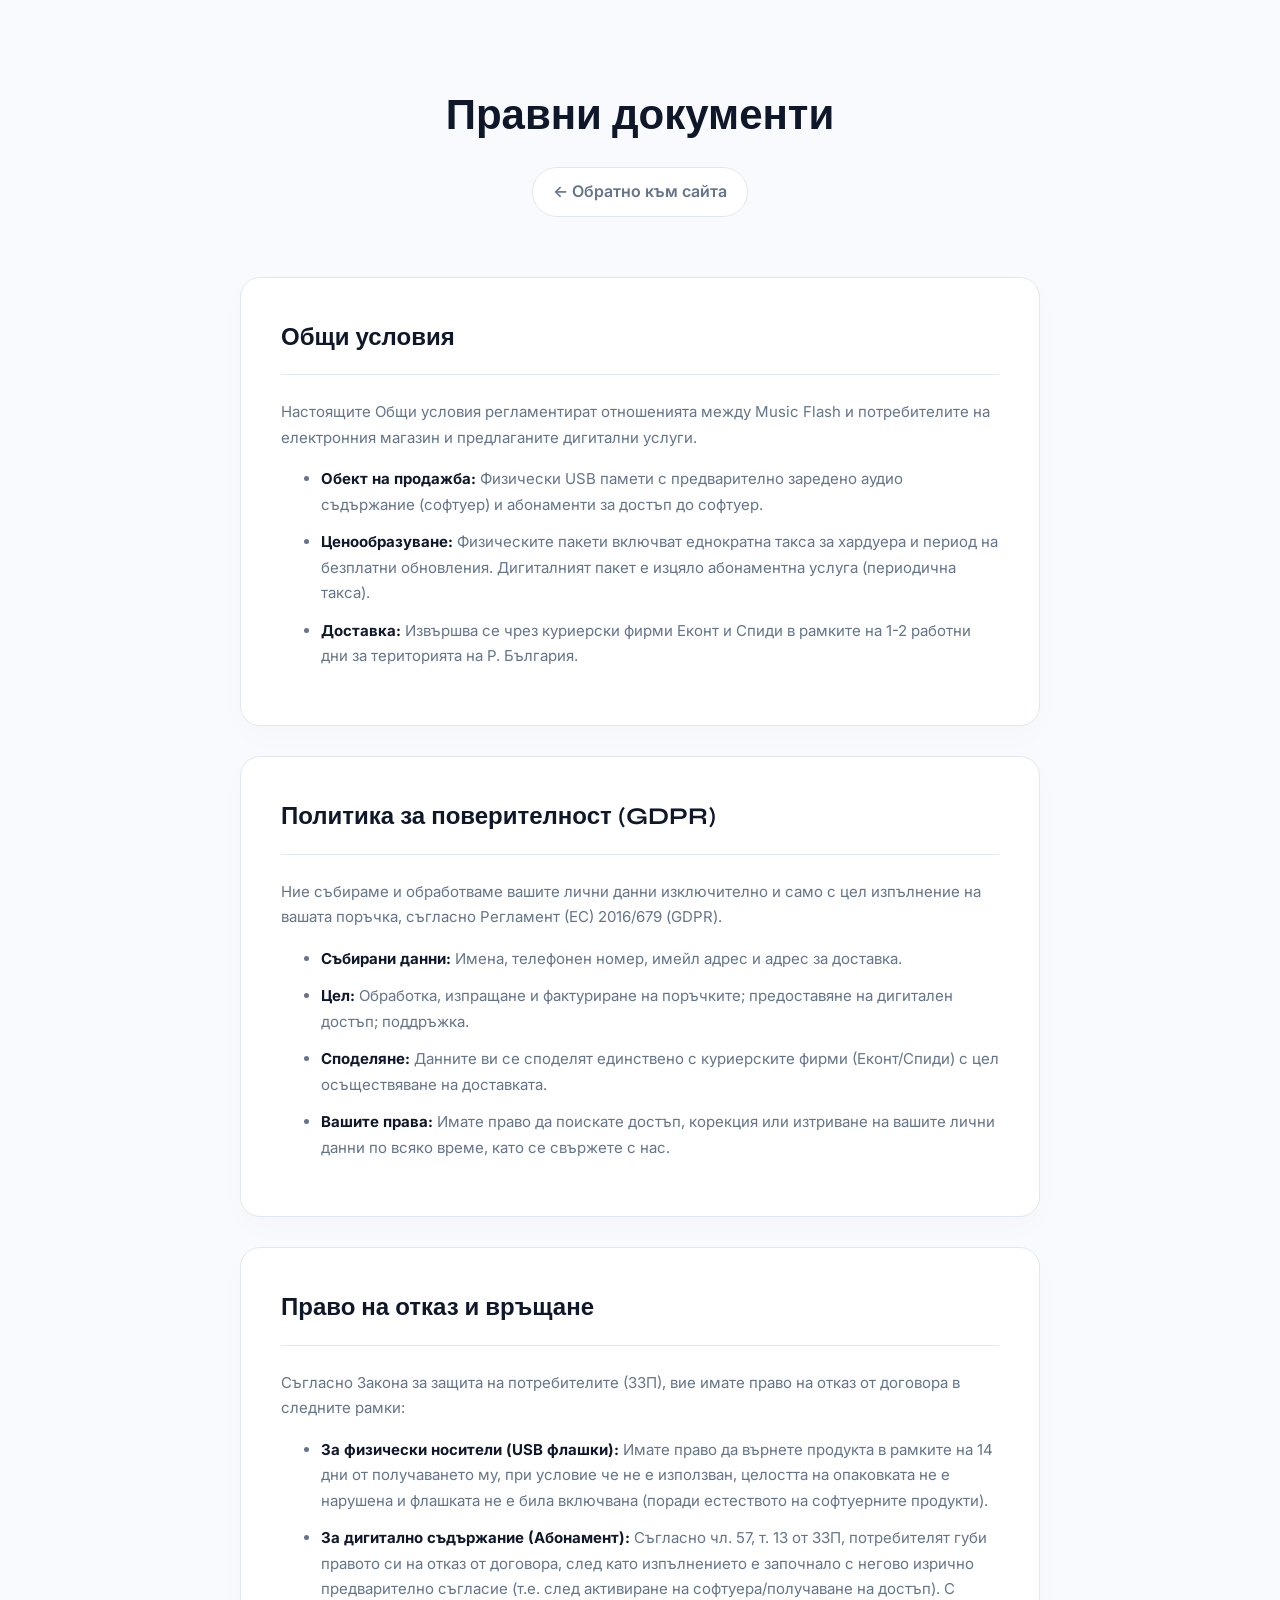
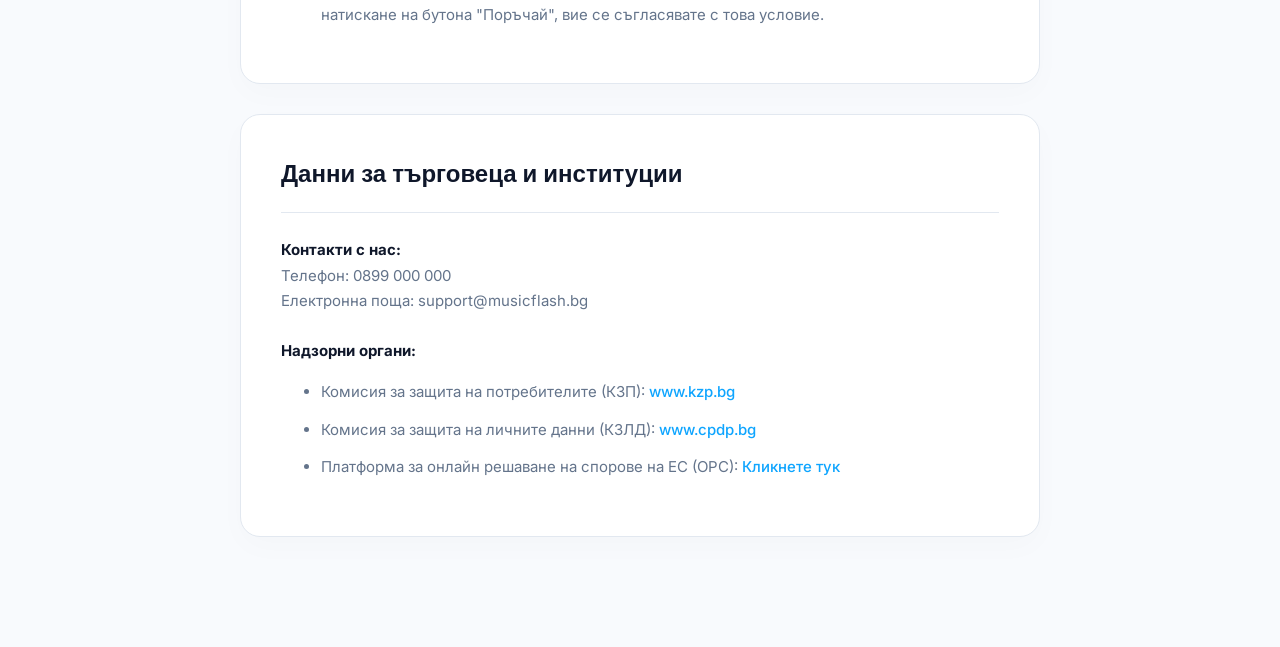
<file: legal.html>
<!DOCTYPE html>
<html lang="bg">
<head>
    <meta charset="UTF-8">
    <meta name="viewport" content="width=device-width, initial-scale=1.0">
    <title>Правни документи - Music Flash</title>
    <link href="https://fonts.googleapis.com/css2?family=Syne:wght@700;800&family=Inter:wght@400;500;600;700&display=swap" rel="stylesheet">
    <style>
        :root {
            --bg: #ffffff;
            --bg2: #f8fafd;
            --text: #0f172a;
            --muted: #64748b;
            --border: #e2e8f0;
            --accent: #0ea5ff;
            --mint: #00e5a0;
        }
        body {
            margin: 0;
            font-family: 'Inter', sans-serif;
            background-color: var(--bg2);
            color: var(--text);
            line-height: 1.7;
        }
        .container {
            max-width: 800px;
            margin: 0 auto;
            padding: 80px 24px;
        }
        .header {
            text-align: center;
            margin-bottom: 60px;
        }
        .header h1 {
            font-family: 'Syne', sans-serif;
            font-size: 42px;
            color: var(--text);
            margin: 0 0 16px 0;
        }
        .header a {
            display: inline-flex; align-items: center; gap: 8px;
            color: var(--muted);
            text-decoration: none;
            font-weight: 600;
            background: #fff;
            padding: 10px 20px;
            border-radius: 50px;
            border: 1px solid var(--border);
            transition: all .3s;
        }
        .header a:hover {
            color: var(--text);
            border-color: var(--accent);
            background: rgba(14,165,255,0.08);
            transform: translateY(-2px);
        }
        section {
            background: #fff;
            padding: 40px;
            border-radius: 20px;
            border: 1px solid var(--border);
            margin-bottom: 30px;
            box-shadow: 0 10px 30px rgba(0,0,0,0.02);
        }
        h2 {
            font-family: 'Syne', sans-serif;
            font-size: 24px;
            margin-top: 0;
            color: var(--text);
            border-bottom: 1px solid var(--border);
            padding-bottom: 16px;
            margin-bottom: 24px;
        }
        p, li {
            color: var(--muted);
            font-size: 15px;
        }
        li {
            margin-bottom: 12px;
        }
        strong {
            color: var(--text);
        }
        a.external {
            color: var(--accent);
            text-decoration: none;
            font-weight: 500;
        }
        a.external:hover {
            text-decoration: underline;
        }
    </style>
</head>
<body>

<div class="container">
    <div class="header">
        <h1>Правни документи</h1>
        <a href="index.html">← Обратно към сайта</a>
    </div>

    <section id="terms">
        <h2>Общи условия</h2>
        <p>Настоящите Общи условия регламентират отношенията между Music Flash и потребителите на електронния магазин и предлаганите дигитални услуги.</p>
        <ul>
            <li><strong>Обект на продажба:</strong> Физически USB памети с предварително заредено аудио съдържание (софтуер) и абонаменти за достъп до софтуер.</li>
            <li><strong>Ценообразуване:</strong> Физическите пакети включват еднократна такса за хардуера и период на безплатни обновления. Дигиталният пакет е изцяло абонаментна услуга (периодична такса).</li>
            <li><strong>Доставка:</strong> Извършва се чрез куриерски фирми Еконт и Спиди в рамките на 1-2 работни дни за територията на Р. България.</li>
        </ul>
    </section>

    <section id="privacy">
        <h2>Политика за поверителност (GDPR)</h2>
        <p>Ние събираме и обработваме вашите лични данни изключително и само с цел изпълнение на вашата поръчка, съгласно Регламент (ЕС) 2016/679 (GDPR).</p>
        <ul>
            <li><strong>Събирани данни:</strong> Имена, телефонен номер, имейл адрес и адрес за доставка.</li>
            <li><strong>Цел:</strong> Обработка, изпращане и фактуриране на поръчките; предоставяне на дигитален достъп; поддръжка.</li>
            <li><strong>Споделяне:</strong> Данните ви се споделят единствено с куриерските фирми (Еконт/Спиди) с цел осъществяване на доставката.</li>
            <li><strong>Вашите права:</strong> Имате право да поискате достъп, корекция или изтриване на вашите лични данни по всяко време, като се свържете с нас.</li>
        </ul>
    </section>

    <section id="returns">
        <h2>Право на отказ и връщане</h2>
        <p>Съгласно Закона за защита на потребителите (ЗЗП), вие имате право на отказ от договора в следните рамки:</p>
        <ul>
            <li><strong>За физически носители (USB флашки):</strong> Имате право да върнете продукта в рамките на 14 дни от получаването му, при условие че не е използван, целостта на опаковката не е нарушена и флашката не е била включвана (поради естеството на софтуерните продукти).</li>
            <li><strong>За дигитално съдържание (Абонамент):</strong> Съгласно чл. 57, т. 13 от ЗЗП, потребителят губи правото си на отказ от договора, след като изпълнението е започнало с негово изрично предварително съгласие (т.е. след активиране на софтуера/получаване на достъп). С натискане на бутона "Поръчай", вие се съгласявате с това условие.</li>
        </ul>
    </section>

    <section id="company">
        <h2>Данни за търговеца и институции</h2>
        <p><strong>Контакти с нас:</strong><br>
        Телефон: 0899 000 000<br>
        Електронна поща: support@musicflash.bg</p>
        
        <p style="margin-top: 24px;"><strong>Надзорни органи:</strong></p>
        <ul>
            <li>Комисия за защита на потребителите (КЗП): <a href="https://kzp.bg" class="external" target="_blank">www.kzp.bg</a></li>
            <li>Комисия за защита на личните данни (КЗЛД): <a href="https://cpdp.bg" class="external" target="_blank">www.cpdp.bg</a></li>
            <li>Платформа за онлайн решаване на спорове на ЕС (ОРС): <a href="https://ec.europa.eu/consumers/odr" class="external" target="_blank">Кликнете тук</a></li>
        </ul>
    </section>
</div>

</body>
</html>
</file>
<file: style.css>
/* ══════════════════════════════════════════════
   Music Flash — Premium Website CSS (v9.0)
   Electric Blue · Gold · Mint · Deep Navy
══════════════════════════════════════════════ */

:root {
    --bg:       #ffffff;
    --bg2:      #f8fafd;
    --surface:  #ffffff;
    --surface2: #f1f5f9;
    --border:   #e2e8f0;
    --accent:   #0ea5ff;
    --gold:     #f0b429;
    --mint:     #00e5a0;
    --text:     #0f172a;
    --muted:    #64748b;
    --radius:   14px;
    --ease:     cubic-bezier(.4,0,.2,1);
}

*, *::before, *::after { box-sizing: border-box; margin: 0; padding: 0; }
.bg-glow { position: fixed; top: 0; left: 0; right: 0; bottom: 0; pointer-events: none; z-index: -1; background: radial-gradient(circle at 15% 50%, rgba(14,165,255,0.06), transparent 25%), radial-gradient(circle at 85% 30%, rgba(0,229,160,0.06), transparent 25%); }
html { scroll-behavior: smooth; }
body { font-family: 'Inter', sans-serif; background: var(--bg); color: var(--text); overflow-x: hidden; }
a { text-decoration: none; color: inherit; }
ul { list-style: none; }

/* ── CURSOR GLOW ── */
.cursor-glow {
    position: fixed; width: 400px; height: 400px;
    border-radius: 50%; pointer-events: none; z-index: 0;
    background: radial-gradient(circle, rgba(14,165,255,0.06) 0%, transparent 70%);
    transform: translate(-50%, -50%);
    transition: transform 0.1s linear;
}

/* ── GRADIENT TEXT ── */
.gradient-word {
    background: linear-gradient(100deg, var(--accent), var(--mint), var(--gold));
    background-size: 200% auto;
    -webkit-background-clip: text; -webkit-text-fill-color: transparent;
    background-clip: text;
    animation: gShift 4s ease infinite;
}
@keyframes gShift { 0%,100%{background-position:0%} 50%{background-position:100%} }

/* ── NAVBAR (Modern Floating Pill) ── */
.navbar {
    position: fixed; top: 20px; left: 50%; transform: translateX(-50%);
    width: 90%; max-width: 1200px; z-index: 1000;
    padding: 12px 24px;
    background: rgba(255, 255, 255, 0.7);
    backdrop-filter: blur(24px); -webkit-backdrop-filter: blur(24px);
    border: 1px solid rgba(255, 255, 255, 0.4);
    box-shadow: 0 10px 40px rgba(0, 0, 0, 0.05);
    border-radius: 50px;
    transition: all .3s ease;
}
.navbar.scrolled {
    top: 10px; width: 95%;
    background: rgba(255, 255, 255, 0.85);
    box-shadow: 0 15px 50px rgba(0, 0, 0, 0.08);
}
.nav-container { width: 100%; display: flex; align-items: center; justify-content: space-between; }
.logo {
    display: flex; align-items: center; gap: 10px;
    font-size: 20px; color: var(--text);
}
.logo-mark svg { width: 32px; height: 32px; }
.logo strong { color: var(--accent); }
.nav-links { display: flex; gap: 4px; }
.nav-link {
    padding: 8px 16px; border-radius: 8px;
    font-size: 14px; font-weight: 600; color: var(--muted);
    transition: color .2s, background .2s;
}
.nav-link:hover { color: var(--text); background: rgba(14,165,255,0.08); }
.nav-actions { display: flex; align-items: center; gap: 12px; }
.btn-nav {
    padding: 10px 22px; border-radius: 50px;
    background: linear-gradient(135deg, var(--accent), var(--mint));
    color: #fff; font-weight: 700; font-size: 14px;
    transition: all .25s;
    box-shadow: 0 4px 20px rgba(14,165,255,0.3);
}
.btn-nav:hover { transform: translateY(-2px); box-shadow: 0 8px 30px rgba(14,165,255,0.5); }
.burger {
    display: none; flex-direction: column; gap: 5px;
    background: none; border: none; cursor: pointer; padding: 4px;
}
.burger span { display: block; width: 24px; height: 2px; background: var(--text); border-radius: 2px; transition: all .3s; }
.mobile-menu {
    display: none; flex-direction: column; gap: 4px; padding: 12px 24px 20px;
    border-top: 1px solid var(--border);
    background: rgba(255,255,255,0.97);
}
.mobile-menu.open { display: flex; }
.mobile-menu a { padding: 12px 16px; font-weight: 600; color: var(--muted); border-radius: 8px; transition: all .2s; }
.mobile-menu a:hover { color: var(--text); background: rgba(14,165,255,0.08); }
.mobile-cta { background: linear-gradient(135deg, var(--accent), var(--mint)) !important; color: #fff !important; text-align: center; margin-top: 8px; border-radius: 50px !important; }

/* ── HERO ── */
.hero {
    position: relative; min-height: 100vh;
    display: flex; flex-direction: column; justify-content: center; overflow: hidden;
}
.hero-canvas { position: absolute; inset: 0; z-index: 0; }
.hero-noise {
    position: absolute; inset: 0; z-index: 1; opacity: 0.03;
    background-image: url("data:image/svg+xml,%3Csvg viewBox='0 0 200 200' xmlns='http://www.w3.org/2000/svg'%3E%3Cfilter id='n'%3E%3CfeTurbulence type='fractalNoise' baseFrequency='0.9' numOctaves='4' stitchTiles='stitch'/%3E%3C/filter%3E%3Crect width='100%25' height='100%25' filter='url(%23n)'/%3E%3C/svg%3E");
}
.hero-inner {
    position: relative; z-index: 2;
    display: grid; grid-template-columns: 1fr 1fr; gap: 80px; align-items: center;
    max-width: 1200px; margin: 160px auto 0; width: 100%; padding: 0 24px;
}
.hero-bg-glow { position: absolute; border-radius: 50%; filter: blur(100px); z-index: -1; opacity: 0.4; animation: float 10s ease-in-out infinite alternate; }
.hero-bg-glow-1 { width: 500px; height: 500px; background: rgba(14,165,255,0.4); top: -100px; left: -100px; }
.hero-bg-glow-2 { width: 400px; height: 400px; background: rgba(0,229,160,0.3); bottom: -100px; right: 20%; animation-delay: -5s; }
@keyframes float { 0% { transform: translate(0, 0) scale(1); } 100% { transform: translate(50px, 50px) scale(1.1); } }
.hero-tag {
    display: inline-flex; align-items: center; gap: 8px;
    background: rgba(14,165,255,0.08); border: 1px solid rgba(14,165,255,0.2);
    border-radius: 50px; padding: 8px 18px;
    font-size: 13px; font-weight: 600; color: var(--accent); margin-bottom: 28px;
}
.tag-dot { width: 8px; height: 8px; border-radius: 50%; background: var(--mint); box-shadow: 0 0 10px var(--mint); animation: pulse 2s ease infinite; }
@keyframes pulse { 0%,100%{opacity:1;transform:scale(1)} 50%{opacity:.5;transform:scale(1.4)} }

.hero-h1 {
    font-family: 'Syne', sans-serif;
    font-size: clamp(52px, 6.5vw, 88px);
    font-weight: 800; line-height: 1.0; letter-spacing: -2px; margin-bottom: 24px;
    text-shadow: 0 4px 20px rgba(0,0,0,0.05);
}
.line-reveal { display: block; opacity: 0; transform: translateY(40px); animation: lineUp .8s var(--ease) forwards; }
.delay-1 { animation-delay: .15s; }
.delay-2 { animation-delay: .3s; }
@keyframes lineUp { to { opacity:1; transform:translateY(0); } }

.hero-desc {
    font-size: 18px; color: var(--muted); line-height: 1.8; max-width: 480px; margin-bottom: 36px;
    opacity: 0; animation: lineUp .8s var(--ease) .5s forwards;
}
.hero-desc em { color: var(--text); font-style: normal; font-weight: 600; }
.hero-desc strong { color: var(--accent); font-weight: 700; }

.hero-btns {
    display: flex; gap: 14px; flex-wrap: wrap; margin-bottom: 48px;
    opacity: 0; animation: lineUp .8s var(--ease) .65s forwards;
}
.btn-primary {
    display: inline-flex; align-items: center; gap: 10px;
    padding: 16px 36px; border-radius: 50px; font-size: 16px; font-weight: 800;
    background: linear-gradient(135deg, var(--accent), var(--mint), var(--accent));
    background-size: 200% auto;
    color: #fff; text-transform: uppercase; letter-spacing: 0.5px;
    box-shadow: 0 8px 30px rgba(14,165,255,0.35), inset 0 2px 5px rgba(255,255,255,0.3);
    transition: all .35s ease;
    border: 1px solid rgba(255,255,255,0.1);
}
.btn-primary:hover { 
    transform: translateY(-4px) scale(1.02); 
    box-shadow: 0 15px 40px rgba(0,229,160,0.5), inset 0 2px 5px rgba(255,255,255,0.4); 
    background-position: right center;
}
.btn-outline {
    display: inline-flex; align-items: center; padding: 16px 36px;
    border-radius: 50px; font-size: 16px; font-weight: 700;
    background: rgba(255, 255, 255, 0.03); backdrop-filter: blur(10px);
    border: 1px solid rgba(255,255,255,0.1); color: var(--text);
    transition: all .35s ease;
    box-shadow: 0 4px 15px rgba(0,0,0,0.2);
}
.btn-outline:hover { 
    border-color: var(--accent); 
    color: var(--accent); 
    background: rgba(14,165,255,0.08); 
    transform: translateY(-4px); 
    box-shadow: 0 10px 30px rgba(14,165,255,0.2);
}

.hero-numbers {
    display: flex; gap: 32px; align-items: center;
    opacity: 0; animation: lineUp .8s var(--ease) .8s forwards;
}
.h-num { text-align: center; }
.h-n { font-family: 'Syne', sans-serif; font-size: 36px; font-weight: 800; color: var(--text); }
.h-u { font-size: 20px; font-weight: 800; color: var(--accent); }
.h-l { font-size: 12px; font-weight: 600; color: var(--muted); margin-top: 2px; letter-spacing: 1px; text-transform: uppercase; }
.h-sep { width: 1px; height: 48px; background: var(--border); }

/* ── APP CARD (hero right) ── */
.app-card {
    position: relative;
    opacity: 0; animation: slideIn .9s var(--ease) .4s forwards;
}
@keyframes slideIn { from{opacity:0;transform:translateX(40px) scale(.96)} to{opacity:1;transform:none} }

.app-card-inner {
    background: var(--surface); border: 1px solid var(--border);
    border-radius: 24px; padding: 24px; position: relative; z-index: 1;
    backdrop-filter: blur(20px);
}
.ac-top { display: flex; align-items: center; gap: 10px; margin-bottom: 20px; }
.ac-dots { display: flex; gap: 5px; }
.ac-dots span { width: 10px; height: 10px; border-radius: 50%; background: var(--border); }
.ac-dots span:first-child { background: #ff5f57; }
.ac-dots span:nth-child(2) { background: #ffc021; }
.ac-dots span:last-child { background: #28c940; }
.ac-title { font-weight: 700; font-size: 14px; flex: 1; text-align: center; }
.ac-badge { font-size: 11px; font-weight: 700; background: rgba(14,165,255,0.15); color: var(--accent); padding: 4px 10px; border-radius: 50px; }

.ac-now-playing { display: flex; gap: 16px; align-items: center; margin-bottom: 16px; background: var(--surface2); border-radius: 12px; padding: 14px; }
.ac-vinyl { width: 52px; height: 52px; border-radius: 50%; background: conic-gradient(var(--accent), var(--mint), var(--gold), var(--accent)); animation: spin 4s linear infinite; flex-shrink: 0; position: relative; }
.ac-vinyl::after { content: ''; position: absolute; inset: 14px; border-radius: 50%; background: var(--surface2); }
@keyframes spin { to { transform: rotate(360deg); } }
.ac-np-info { flex: 1; }
.ac-np-title { font-weight: 700; font-size: 14px; margin-bottom: 2px; }
.ac-np-artist { font-size: 12px; color: var(--muted); margin-bottom: 10px; }
.ac-progress-bar { height: 3px; background: var(--border); border-radius: 2px; margin-bottom: 4px; }
.ac-progress-fill { width: 38%; height: 100%; background: linear-gradient(to right, var(--accent), var(--mint)); border-radius: 2px; animation: prog 6s linear infinite; }
@keyframes prog { from{width:0} to{width:100%} }
.ac-time { display: flex; justify-content: space-between; font-size: 10px; color: var(--muted); }

.ac-genres { display: flex; gap: 6px; flex-wrap: wrap; margin-bottom: 16px; }
.ac-g { font-size: 11px; font-weight: 600; padding: 4px 10px; border-radius: 20px; background: var(--surface2); color: var(--muted); border: 1px solid var(--border); cursor: default; }
.ac-g.active { background: rgba(14,165,255,0.15); color: var(--accent); border-color: rgba(14,165,255,0.3); }

.ac-tracks { display: flex; flex-direction: column; gap: 8px; }
.ac-track { display: flex; align-items: center; gap: 12px; padding: 8px 10px; border-radius: 10px; transition: background .2s; }
.ac-track:hover { background: var(--surface2); }
.ac-track.playing { background: rgba(14,165,255,0.08); }
.act-num { font-size: 12px; color: var(--muted); width: 18px; text-align: center; }
.act-info { flex: 1; }
.act-t { font-size: 13px; font-weight: 600; }
.act-a { font-size: 11px; color: var(--muted); }
.act-d { font-size: 11px; color: var(--muted); }
.act-eq { display: flex; align-items: flex-end; gap: 2px; height: 18px; width: 18px; }
.act-eq span { display: block; width: 3px; background: var(--accent); border-radius: 2px; animation: eq 0.8s ease infinite; }
.act-eq span:nth-child(1) { height: 8px; animation-delay: 0s; }
.act-eq span:nth-child(2) { height: 14px; animation-delay: .2s; }
.act-eq span:nth-child(3) { height: 6px; animation-delay: .1s; }
@keyframes eq { 0%,100%{transform:scaleY(1)} 50%{transform:scaleY(.4)} }

.app-card-glow {
    position: absolute; inset: -40px; z-index: 0;
    background: radial-gradient(ellipse, rgba(14,165,255,0.18) 0%, transparent 65%);
    animation: glowPulse 5s ease-in-out infinite;
}
@keyframes glowPulse { 0%,100%{opacity:.6} 50%{opacity:1} }

.hero-scroll { position: absolute; bottom: 32px; left: 50%; transform: translateX(-50%); z-index: 2; display: flex; flex-direction: column; align-items: center; gap: 8px; }
.scroll-line { width: 1px; height: 48px; background: linear-gradient(to bottom, transparent, var(--accent), transparent); animation: scrollFade 2s ease infinite; }
@keyframes scrollFade { 0%,100%{opacity:0;transform:scaleY(0)} 50%{opacity:1;transform:scaleY(1)} }
.hero-scroll span { font-size: 11px; font-weight: 600; letter-spacing: 2px; text-transform: uppercase; color: var(--muted); }

/* ── MARQUEE ── */
.marquee-strip {
    overflow: hidden; border-top: 1px solid var(--border); border-bottom: 1px solid var(--border);
    background: var(--surface); padding: 14px 0;
}
.marquee-track {
    display: flex; gap: 0; width: max-content;
    animation: marquee 28s linear infinite;
}
.marquee-track span { padding: 0 24px; font-size: 14px; font-weight: 700; color: var(--muted); border-right: 1px solid var(--border); transition: color .2s; white-space: nowrap; }
.marquee-track span:hover { color: var(--accent); }
@keyframes marquee { from{transform:translateX(0)} to{transform:translateX(-50%)} }

/* ── SECTIONS ── */
.section { padding: 100px 0; }
.section-dark { background: var(--bg2); }
.container { max-width: 1200px; margin: 0 auto; padding: 0 32px; }

.section-header { text-align: center; margin-bottom: 64px; }
.s-label {
    display: inline-block; font-size: 12px; font-weight: 700;
    letter-spacing: 3px; text-transform: uppercase; color: var(--accent); margin-bottom: 14px;
}
.section-header h2 { font-family: 'Syne', sans-serif; font-size: clamp(30px,4vw,52px); font-weight: 800; margin-bottom: 14px; }
.section-header p { font-size: 17px; color: var(--muted); max-width: 480px; margin: 0 auto; }

/* ── STEPS ── */
.steps-grid { display: grid; grid-template-columns: repeat(2, 1fr); gap: 32px; margin-bottom: 72px; }
.step {
    background: var(--surface); border: 1px solid var(--border); border-radius: 20px;
    padding: 40px 32px; text-align: center; position: relative; overflow: hidden;
    transition: transform .3s, border-color .3s;
}
.step:hover { transform: translateY(-8px); border-color: var(--accent); box-shadow: 0 10px 40px rgba(14,165,255,0.1); }
.step-glow { position: absolute; width: 200px; height: 200px; border-radius: 50%; top: -80px; left: 50%; transform: translateX(-50%); opacity: .15; }
.step-glow-1 { background: radial-gradient(circle, var(--accent), transparent); }
.step-glow-2 { background: radial-gradient(circle, var(--mint), transparent); }
.step-glow-3 { background: radial-gradient(circle, var(--gold), transparent); }
.step-number { font-family: 'Syne', sans-serif; font-size: 52px; font-weight: 800; color: var(--border); margin-bottom: 12px; }
.step-emoji { font-size: 40px; margin-bottom: 16px; }
.step h3 { font-size: 20px; font-weight: 700; margin-bottom: 10px; }
.step p { font-size: 15px; color: var(--muted); line-height: 1.7; }

/* Update box */
.update-box {
    display: grid; grid-template-columns: 1fr 1fr; gap: 60px;
    background: var(--surface); border: 1px solid var(--border); border-radius: 24px; padding: 56px;
}
.ub-left .s-label { margin-bottom: 10px; }
.ub-left h3 { font-family: 'Syne', sans-serif; font-size: 28px; font-weight: 800; margin-bottom: 14px; }
.ub-left > p { color: var(--muted); line-height: 1.8; margin-bottom: 28px; }
.ub-steps { display: flex; flex-direction: column; gap: 14px; }
.ubs { display: flex; align-items: center; gap: 14px; font-size: 15px; }
.ubs-icon { font-size: 20px; width: 40px; text-align: center; }

.sync-visual { position: relative; }
.sv-screen {
    background: #070f1e; border: 1px solid var(--border); border-radius: 14px; padding: 22px;
    font-family: 'Courier New', monospace;
}
.sv-top { font-size: 12px; color: var(--accent); font-weight: 700; margin-bottom: 14px; }
.sv-status { font-size: 13px; color: var(--mint); margin-bottom: 12px; font-weight: 700; }
.sv-bar { height: 4px; background: var(--border); border-radius: 2px; margin-bottom: 14px; }
.sv-fill { width: 65%; height: 100%; background: linear-gradient(to right, var(--accent), var(--mint)); border-radius: 2px; animation: svProg 3s ease-in-out infinite; }
@keyframes svProg { 0%{width:10%} 60%{width:65%} 100%{width:65%} }
.sv-tracks { display: flex; flex-direction: column; gap: 6px; }
.svt { font-size: 11px; color: var(--muted); }
.svt.syncing { color: var(--gold); animation: blink 1.2s ease infinite; }
@keyframes blink { 0%,100%{opacity:1} 50%{opacity:.4} }

/* ── GENRE MOSAIC ── */
.genre-mosaic { display: grid; grid-template-columns: 1.6fr 1fr 1fr; grid-template-rows: 320px; gap: 16px; margin-bottom: 32px; }
.gm-col { display: flex; flex-direction: column; gap: 16px; }
.gm-card { position: relative; border-radius: 16px; overflow: hidden; cursor: pointer; }
.gm-card img { width: 100%; height: 100%; object-fit: cover; transition: transform .5s var(--ease); }
.gm-card:hover img { transform: scale(1.07); }
.gm-overlay {
    position: absolute; bottom: 0; left: 0; right: 0;
    background: linear-gradient(to top, rgba(0,0,0,.85), transparent);
    padding: 20px 18px 16px; transition: padding .3s;
}
.gm-card:hover .gm-overlay { padding-bottom: 20px; }
.gm-overlay h4 { font-size: 17px; font-weight: 800; color: #fff; }
.gm-overlay p { font-size: 12px; color: rgba(255,255,255,.7); }

.genre-pills-row { display: flex; flex-wrap: wrap; gap: 10px; justify-content: center; }
.gpr {
    padding: 8px 18px; border-radius: 50px; font-size: 14px; font-weight: 600;
    background: var(--surface); border: 1px solid var(--border); color: var(--muted);
    transition: all .2s; cursor: default;
}
.gpr:hover { border-color: var(--accent); color: var(--accent); }

/* ── PRICING ── */
.pricing-row { display: grid; grid-template-columns: repeat(5, 1fr); gap: 14px; }
.price-card {
    background: var(--surface); border: 1px solid var(--border); border-radius: 20px;
    padding: 30px 24px; display: flex; flex-direction: column; position: relative;
    transition: transform .3s, border-color .3s, box-shadow .3s;
}
.price-card:hover { transform: translateY(-8px); border-color: rgba(14,165,255,0.4); box-shadow: 0 20px 50px rgba(14,165,255,0.1); }
.price-card.popular { border-color: var(--accent); background: linear-gradient(135deg, var(--surface), rgba(14,165,255,0.05)); box-shadow: 0 0 40px rgba(14,165,255,0.15); }
.pc-popular-tag {
    position: absolute; top: -14px; left: 50%; transform: translateX(-50%);
    background: linear-gradient(135deg, var(--accent), var(--mint));
    color: #fff; padding: 5px 18px; border-radius: 50px; font-size: 12px; font-weight: 700; white-space: nowrap;
}
.pc-head { display: flex; align-items: center; gap: 14px; margin-bottom: 20px; }
.pc-icon { font-size: 32px; }
.pc-head h3 { font-size: 20px; font-weight: 800; margin-bottom: 2px; }
.pc-head p { font-size: 12px; color: var(--muted); }
.pc-price { display: flex; align-items: baseline; gap: 4px; margin-bottom: 6px; }
.pc-amount { font-family: 'Syne', sans-serif; font-size: 52px; font-weight: 800; line-height: 1; }
.pc-cur { font-size: 18px; font-weight: 700; color: var(--muted); }
.pc-note { font-size: 12px; color: var(--muted); margin-bottom: 22px; }
.pc-list { flex: 1; display: flex; flex-direction: column; gap: 10px; margin-bottom: 28px; }
.pc-list li { font-size: 13px; color: var(--text); }
.pc-list li.dim { color: var(--muted); }
.pc-btn {
    display: block; text-align: center; padding: 16px; border-radius: 50px; font-weight: 700; text-decoration: none; transition: all .3s ease;
}
.pc-btn-outline { 
    background: rgba(255,255,255,0.02); backdrop-filter: blur(5px);
    border: 1px solid var(--border); color: var(--text); 
}
.pc-btn-outline:hover { 
    border-color: var(--accent); background: rgba(14,165,255,0.1); color: var(--accent);
    transform: translateY(-3px); box-shadow: 0 10px 20px rgba(14,165,255,0.15);
}
.pc-btn-fill { 
    background: linear-gradient(135deg, var(--accent), var(--mint), var(--accent)); 
    background-size: 200% auto;
    color: #fff; 
    box-shadow: 0 8px 25px rgba(14,165,255,0.4), inset 0 2px 4px rgba(255,255,255,0.2); 
    border: 1px solid rgba(255,255,255,0.1);
}
.pc-btn-fill:hover { 
    box-shadow: 0 15px 35px rgba(0,229,160,0.5); 
    transform: translateY(-4px) scale(1.02); 
    background-position: right center;
}

/* ── REVIEWS ── */
.reviews-row { display: grid; grid-template-columns: repeat(3,1fr); gap: 24px; }
.review {
    background: var(--surface); border: 1px solid var(--border); border-radius: 18px;
    padding: 30px; transition: all .3s;
}
.review:hover { border-color: rgba(14,165,255,.3); transform: translateY(-4px); }
.rv-stars { color: var(--gold); font-size: 16px; margin-bottom: 14px; }
.review p { font-size: 15px; color: var(--muted); line-height: 1.8; margin-bottom: 20px; font-style: italic; }
.rv-author { display: flex; align-items: center; gap: 12px; }
.rv-av {
    width: 40px; height: 40px; border-radius: 50%; flex-shrink: 0;
    background: linear-gradient(135deg, var(--accent), var(--mint));
    display: flex; align-items: center; justify-content: center;
    font-weight: 800; color: #fff; font-size: 16px;
}
.rv-author strong { display: block; font-size: 14px; font-weight: 700; }
.rv-author span { font-size: 12px; color: var(--muted); }

/* ── ORDER FORM ── */
.order-shell { max-width: 720px; margin: 0 auto; }
.order-form {
    background: var(--surface); border: 1px solid var(--border); border-radius: 24px; padding: 48px;
}
.form-row { display: grid; grid-template-columns: 1fr 1fr; gap: 20px; }
.form-group { margin-bottom: 22px; }
.form-group label { display: block; font-size: 13px; font-weight: 700; letter-spacing: .5px; text-transform: uppercase; color: var(--muted); margin-bottom: 8px; }
.form-group input, .form-group select, .form-group textarea {
    width: 100%; background: var(--bg2); border: 1px solid var(--border);
    border-radius: 10px; padding: 14px 16px; font-size: 15px; color: var(--text);
    font-family: 'Inter', sans-serif; outline: none; transition: all .2s;
}
.form-group input:focus, .form-group select:focus, .form-group textarea:focus {
    border-color: var(--accent); box-shadow: 0 0 0 3px rgba(14,165,255,0.12);
}
.form-group textarea { resize: vertical; min-height: 90px; }
.form-group select { cursor: pointer; }

/* Package Picker */
.pkg-picker { display: grid; grid-template-columns: repeat(4,1fr); gap: 10px; }
.pkg-opt { cursor: pointer; }
.pkg-opt input { display: none; }
.pkg-face {
    display: flex; flex-direction: column; align-items: center; gap: 6px;
    background: var(--bg2); border: 1px solid var(--border); border-radius: 12px;
    padding: 16px 8px; transition: all .2s; text-align: center;
}
.pkg-emoji { font-size: 24px; }
.pkg-name { font-size: 13px; font-weight: 700; }
.pkg-price { font-size: 12px; color: var(--accent); font-weight: 600; }
.pkg-opt.selected .pkg-face, .pkg-opt input:checked ~ .pkg-face {
    border-color: var(--accent); background: rgba(14,165,255,0.08);
    box-shadow: 0 0 0 2px rgba(14,165,255,0.2);
}
/* Genre checkboxes */
.genre-pick { display: flex; flex-wrap: wrap; gap: 8px; }
.gp { cursor: pointer; }
.gp input { display: none; }
.gp span {
    display: block; padding: 7px 14px; border-radius: 50px; font-size: 13px; font-weight: 600;
    background: var(--bg2); border: 1px solid var(--border); color: var(--muted);
    transition: all .2s;
}
.gp:hover span { border-color: var(--accent); color: var(--text); }
.gp input:checked ~ span { background: rgba(14,165,255,0.12); border-color: var(--accent); color: var(--accent); }

.submit-btn {
    display: flex; align-items: center; justify-content: center; gap: 10px;
    width: 100%; padding: 18px; border: none; border-radius: 12px;
    background: linear-gradient(135deg, var(--accent), var(--mint));
    color: #fff; font-size: 16px; font-weight: 700; font-family: 'Inter', sans-serif;
    cursor: pointer; transition: all .25s;
    box-shadow: 0 8px 30px rgba(14,165,255,0.3);
}
.submit-btn:hover { transform: translateY(-2px); box-shadow: 0 14px 40px rgba(14,165,255,0.5); }
.f-success {
    margin-top: 16px; padding: 16px 20px; border-radius: 10px;
    background: rgba(0,229,160,0.1); border: 1px solid rgba(0,229,160,0.3);
    color: var(--mint); font-size: 15px; font-weight: 600;
}
.f-error {
    margin-top: 16px; padding: 16px 20px; border-radius: 10px;
    background: rgba(255,80,80,0.1); border: 1px solid rgba(255,80,80,0.3);
    color: #ff8080; font-size: 14px;
}

/* ── COURIER SELECTOR ── */
.courier-selector { display: flex; flex-direction: column; gap: 14px; }
.courier-tabs {
    display: flex; gap: 0; border-radius: 12px;
    border: 1px solid var(--border); overflow: hidden; background: var(--bg);
}
.ctab {
    flex: 1; padding: 12px 18px; font-size: 14px; font-weight: 700;
    border: none; background: transparent; color: var(--muted);
    cursor: pointer; transition: all .2s; font-family: 'Inter', sans-serif;
    position: relative;
}
.ctab::before {
    content: ''; position: absolute; inset: 0;
    background: linear-gradient(135deg, rgba(14,165,255,0.12), rgba(0,229,160,0.08));
    opacity: 0; transition: opacity .2s;
}
.ctab:first-child { border-right: 1px solid var(--border); }
.ctab.active { color: var(--accent); }
.ctab.active::before { opacity: 1; }
.ctab:hover:not(.active) { color: var(--text); background: rgba(255,255,255,0.03); }
.courier-dropdowns { display: grid; grid-template-columns: 1fr 1fr; gap: 10px; }
@media (max-width: 600px) { .courier-dropdowns { grid-template-columns: 1fr; } }
.courier-dropdowns select {
    width: 100%; padding: 13px 16px; border-radius: 10px; font-size: 14px;
    background: var(--bg); border: 1px solid var(--border); color: var(--text);
    font-family: 'Inter', sans-serif; cursor: pointer; transition: border-color .2s, box-shadow .2s;
    appearance: none;
    background-image: url("data:image/svg+xml,%3Csvg xmlns='http://www.w3.org/2000/svg' width='12' height='12' viewBox='0 0 24 24' fill='none' stroke='%235a7090' stroke-width='2'%3E%3Cpath d='M6 9l6 6 6-6'/%3E%3C/svg%3E");
    background-repeat: no-repeat; background-position: right 14px center;
    padding-right: 36px;
}
.courier-dropdowns select:focus {
    border-color: var(--accent); outline: none;
    box-shadow: 0 0 0 3px rgba(14,165,255,0.12);
}
.courier-dropdowns select:disabled { opacity: 0.4; cursor: not-allowed; }
.courier-dropdowns select option:first-child { color: var(--muted); }

/* ── FEATURED GENRE (МИКС) ── */
.gp-featured span {
    background: linear-gradient(135deg, rgba(240,180,41,0.15), rgba(14,165,255,0.15)) !important;
    border-color: var(--gold) !important;
    color: var(--gold) !important;
    font-weight: 800;
}
.gp-featured input:checked ~ span {
    background: linear-gradient(135deg, rgba(240,180,41,0.3), rgba(14,165,255,0.2)) !important;
    border-color: var(--gold) !important;
    color: var(--gold) !important;
    box-shadow: 0 0 12px rgba(240,180,41,0.25);
}
.gp-featured:hover span {
    border-color: var(--gold) !important;
    color: var(--gold) !important;
}

/* ── STAR PICKER ── */
.star-picker { display: flex; gap: 6px; padding: 10px 0; }
.star {
    font-size: 28px; cursor: pointer; color: var(--border);
    transition: color .15s, transform .15s;
    line-height: 1;
}
.star.active, .star:hover { color: var(--gold); transform: scale(1.15); }
.star.hovered { color: var(--gold); }

/* ── REVIEW FORM ── */
.review-form-shell { max-width: 680px; margin: 0 auto; }

/* ── GDPR NOTE ── */
.gdpr-note { margin-top: 4px; }
.gdpr-label {
    display: flex; align-items: flex-start; gap: 10px; cursor: pointer;
    font-size: 13px; color: var(--muted); line-height: 1.5;
}
.gdpr-label input[type="checkbox"] {
    width: 18px; height: 18px; flex-shrink: 0; margin-top: 1px;
    accent-color: var(--accent); cursor: pointer;
}

/* ── WHATSAPP BUTTON ── */
.whatsapp-btn {
    position: fixed; bottom: 100px; left: 20px; z-index: 998;
    width: 54px; height: 54px; border-radius: 50%;
    background: #25D366; color: #fff;
    display: flex; align-items: center; justify-content: center;
    box-shadow: 0 6px 24px rgba(37,211,102,0.5);
    text-decoration: none; transition: transform .2s, box-shadow .2s;
}
.whatsapp-btn:hover { transform: scale(1.1); box-shadow: 0 10px 32px rgba(37,211,102,0.7); }
@media (max-width: 768px) {
    .whatsapp-btn { bottom: 100px; left: 16px; width: 48px; height: 48px; }
}

.order-total-box { background: rgba(14,165,255,0.08); border: 1px solid rgba(14,165,255,0.2); border-radius: 12px; padding: 16px; margin: 16px 0; text-align: center; }
.otb-label { font-size: 13px; color: var(--muted); text-transform: uppercase; font-weight: 700; letter-spacing: 1px; margin-bottom: 4px; }
.otb-price { font-size: 28px; font-weight: 800; color: #fff; text-shadow: 0 0 10px rgba(14,165,255,0.4); margin-bottom: 4px; }
.otb-breakdown { font-size: 13px; color: rgba(255,255,255,0.5); }

/* ── FAQ ── */
.faq-grid { display: grid; grid-template-columns: repeat(2,1fr); gap: 14px; max-width: 900px; margin: 0 auto; }

.faq-item {
    background: var(--surface); border: 1px solid var(--border); border-radius: 14px;
    padding: 22px 24px; cursor: pointer; transition: border-color .2s;
}
.faq-item:hover, .faq-item.open { border-color: rgba(14,165,255,.35); }
.faq-q { display: flex; justify-content: space-between; align-items: center; font-size: 15px; font-weight: 700; gap: 12px; }
.faq-icon { font-size: 22px; color: var(--accent); flex-shrink: 0; transition: transform .3s; }
.faq-item.open .faq-icon { transform: rotate(45deg); }
.faq-a { max-height: 0; overflow: hidden; transition: max-height .4s ease, padding .3s; font-size: 14px; color: var(--muted); line-height: 1.8; }
.faq-item.open .faq-a { max-height: 200px; padding-top: 14px; }

/* ── FOOTER ── */
.footer { background: var(--bg2); border-top: 1px solid var(--border); padding: 40px 0 28px; }
.footer-inner { display: flex; flex-direction: column; align-items: center; gap: 20px; text-align: center; }
.footer-brand { display: flex; flex-direction: column; align-items: center; gap: 8px; }
.footer-logo { display: flex; align-items: center; gap: 10px; font-size: 18px; font-weight: 700; }
.footer-logo strong { color: var(--accent); }
.footer-brand p { font-size: 13px; color: var(--muted); }
.footer-links { display: flex; gap: 24px; flex-wrap: wrap; justify-content: center; }
.footer-links a { font-size: 14px; color: var(--muted); font-weight: 600; transition: color .2s; }
.footer-links a:hover { color: var(--accent); }
.footer-copy { font-size: 12px; color: var(--muted); }

/* ── REVEAL ── */
.reveal { opacity: 0; transform: translateY(28px); transition: opacity .7s ease, transform .7s ease; }
.reveal.visible { opacity: 1; transform: none; }

/* ══════════════════════════════════════════
   MOBILE — Unique App-Like Experience
══════════════════════════════════════════ */

/* ── Bottom Nav (Mobile Only) ── */
.bottom-nav {
    display: none;
    position: fixed; bottom: 0; left: 0; right: 0; z-index: 999;
    background: rgba(5,13,26,0.96);
    backdrop-filter: blur(24px);
    border-top: 1px solid var(--border);
    padding: 10px 0 calc(10px + env(safe-area-inset-bottom));
    justify-content: space-around;
}
.bn-item {
    display: flex; flex-direction: column; align-items: center; gap: 4px;
    text-decoration: none; color: var(--muted);
    font-size: 10px; font-weight: 700; letter-spacing: .5px;
    padding: 6px 14px; border-radius: 12px;
    transition: all .25s;
    text-transform: uppercase;
}
.bn-item svg { width: 22px; height: 22px; }
.bn-item.active, .bn-item:hover { color: var(--accent); }
.bn-item.active .bn-icon { background: rgba(14,165,255,0.12); }
.bn-icon {
    display: flex; align-items: center; justify-content: center;
    width: 42px; height: 42px; border-radius: 12px;
    transition: background .2s;
}
.hero-container {
    max-width: 1200px; margin: 100px auto 0; padding: 0 24px; position: relative; z-index: 1;
}

/* ── Floating Order Button ── */
.fab {
    display: none;
    position: fixed; bottom: 90px; right: 20px; z-index: 998;
    width: 56px; height: 56px; border-radius: 50%;
    background: linear-gradient(135deg, var(--accent), var(--mint));
    box-shadow: 0 8px 24px rgba(14,165,255,0.45);
    align-items: center; justify-content: center;
    text-decoration: none; color: #fff;
    animation: fabPulse 3s ease infinite;
    transition: transform .2s;
}
.fab:active { transform: scale(.92); }
@keyframes fabPulse {
    0%,100%{box-shadow:0 8px 24px rgba(14,165,255,.45)}
    50%{box-shadow:0 8px 36px rgba(14,165,255,.75)}
}

@media (max-width: 768px) {

    /* Show mobile-only elements */
    .bottom-nav { display: flex; }
    .fab { display: flex; }

    /* Hide desktop elements on mobile */
    .nav-links, .nav-actions { display: none; }
    .hero-scroll { display: none; }

    /* Extra bottom padding for bottom nav */
    body { padding-bottom: 80px; }

    /* ── Mobile Navbar ── */
    .navbar.scrolled { padding: 0; }
.nav-container { width: 100%; display: flex; align-items: center; justify-content: space-between; }
    .logo { font-size: 18px; }
    .logo-mark svg { width: 26px; height: 26px; }

    /* ── Mobile Hero ── */
    .hero-inner {
        grid-template-columns: 1fr;
        padding: 130px 20px 40px;
        gap: 0;
        text-align: center;
        margin: 0 auto;
    }
    .hero-h1 { font-size: 42px; margin-bottom: 16px; letter-spacing: -1px; }
    .hero-desc { margin: 0 auto 32px; font-size: 16px; max-width: 90%; }
    .hero-btns { justify-content: center; margin-bottom: 32px; flex-direction: column; }
    .btn-primary, .btn-outline { width: 100%; justify-content: center; padding: 16px 20px; }
    .hero-numbers { justify-content: center; gap: 20px; }
    .h-n { font-size: 28px; }
    .hero-right { display: none; }

    /* ── Marquee ── */
    .marquee-track span { padding: 0 16px; font-size: 13px; }

    /* ── Sections ── */
    .section { padding: 64px 0; }
    .container { padding: 0 20px; }
    .section-header { margin-bottom: 40px; }
    .section-header h2 { font-size: clamp(26px, 7vw, 40px); }

    /* ── Steps (Mobile: Vertical Cards) ── */
    .steps-grid { grid-template-columns: 1fr; gap: 20px; }
    .step {
        padding: 32px 24px;
        display: flex;
        flex-direction: column;
        align-items: center;
        text-align: center;
    }
    .step-glow { display: none; }
    .step-number { font-size: 36px; flex-shrink: 0; min-width: 52px; margin-bottom: 0; }
    .step-emoji { font-size: 32px; flex-shrink: 0; margin-bottom: 0; }
    .step h3 { font-size: 17px; margin-bottom: 6px; }
    .step p { font-size: 13px; }
    .step-connector {
        display: flex; justify-content: center;
        transform: rotate(90deg); padding: 4px 0;
        opacity: .4;
    }
    .step-connector svg { width: 40px; }

    /* Update Box */
    .update-box { grid-template-columns: 1fr; gap: 28px; padding: 28px 20px; }
    .ub-left h3 { font-size: 22px; }
    .ub-left > p { font-size: 14px; }
    .sv-screen { font-size: 12px; }

    /* ── Genre Mosaic (Mobile: Horizontal Scroll) ── */
    .genre-mosaic {
        display: flex;
        gap: 12px;
        overflow-x: auto;
        scroll-snap-type: x mandatory;
        -webkit-overflow-scrolling: touch;
        padding-bottom: 12px;
        margin: 0 -20px;
        padding-left: 20px;
        padding-right: 20px;
        /* Hide scrollbar */
        scrollbar-width: none;
    }
    .genre-mosaic::-webkit-scrollbar { display: none; }
    .gm-card {
        flex: 0 0 240px;
        height: 280px;
        scroll-snap-align: start;
        border-radius: 16px;
    }
    .gm-large { flex: 0 0 280px; }
    .gm-col {
        display: contents; /* flatten nested columns */
    }
    .genre-pills-row { gap: 8px; }
    .gpr { padding: 7px 14px; font-size: 13px; }

    /* ── Pricing (Mobile: Vertical Stack) ── */
    .pricing-row {
        grid-template-columns: 1fr;
        gap: 14px;
    }
    .price-card { padding: 24px 20px; }
    .pc-amount { font-size: 44px; }
    .pc-popular-tag { font-size: 11px; }

    /* Make popular card stand out more on mobile */
    .price-card.popular {
        order: -1; /* Show popular first */
        border-width: 2px;
    }

    /* ── Reviews (Mobile: Horizontal Scroll) ── */
    .reviews-row {
        display: flex;
        gap: 14px;
        overflow-x: auto;
        scroll-snap-type: x mandatory;
        -webkit-overflow-scrolling: touch;
        padding-bottom: 12px;
        margin: 0 -20px;
        padding-left: 20px;
        padding-right: 20px;
        scrollbar-width: none;
    }
    .reviews-row::-webkit-scrollbar { display: none; }
    .review {
        flex: 0 0 min(320px, 85vw);
        scroll-snap-align: start;
    }

    /* ── FAQ (Mobile: Full Width) ── */
    .faq-grid { grid-template-columns: 1fr; gap: 10px; }
    .faq-q { font-size: 14px; }

    /* ── Order Form ── */
    .order-form { padding: 24px 18px; border-radius: 18px; }
    .form-row { grid-template-columns: 1fr; gap: 0; }
    .pkg-picker { grid-template-columns: 1fr; gap: 12px; }
    .pkg-face { padding: 16px 12px; flex-direction: row; justify-content: flex-start; gap: 16px; align-items: center; }
    .pkg-emoji { font-size: 24px; margin-bottom: 0; }
    .pkg-name { font-size: 16px; margin-bottom: 0; flex: 1; text-align: left; }
    .pkg-price { font-size: 14px; text-align: right; }
    .submit-btn { padding: 16px; font-size: 15px; width: 100%; }

    /* ── Footer ── */
    .footer { padding: 32px 0 20px; }
    .footer-links { gap: 16px; }
    .footer-links a { font-size: 13px; }
}

/* ── Scroll Snap Hint Indicators ── */
@media (max-width: 768px) {
    .scroll-hint {
        display: flex;
        justify-content: center;
        gap: 6px;
        margin-top: 14px;
    }
    .scroll-hint span {
        width: 6px; height: 6px; border-radius: 50%;
        background: var(--border);
    }
    .scroll-hint span.active { background: var(--accent); }
}

/* ── Tablet ── */
@media (min-width: 769px) and (max-width: 1100px) {
    .hero-inner { grid-template-columns: 1.1fr 0.9fr; gap: 40px; }
    .pricing-row { grid-template-columns: repeat(2,1fr); }
    .genre-mosaic { grid-template-columns: 1fr 1fr; grid-template-rows: auto; }
    .gm-large { grid-column: 1 / -1; height: 220px; }
    .gm-col { flex-direction: row; }
    .reviews-row { grid-template-columns: 1fr; }
    .steps-grid { flex-wrap: wrap; }
    .step { min-width: 200px; }
}
</file>
